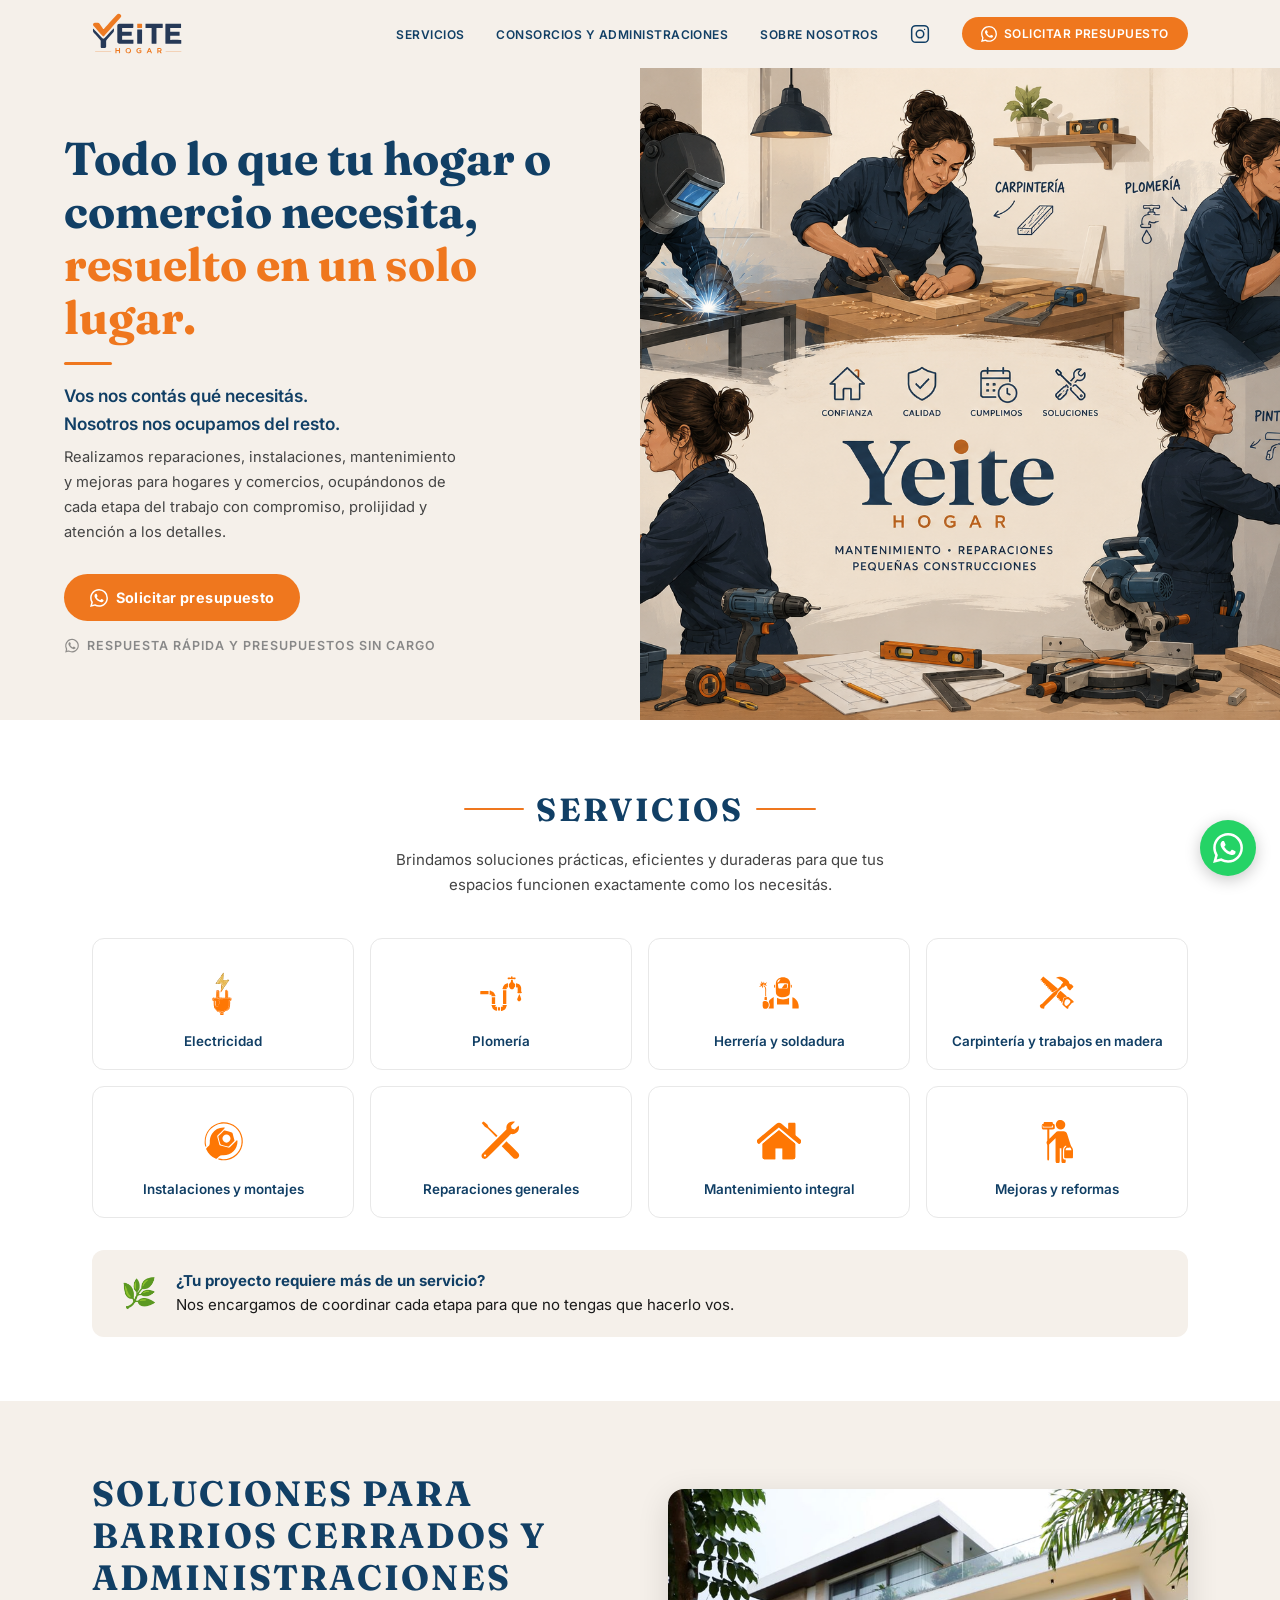
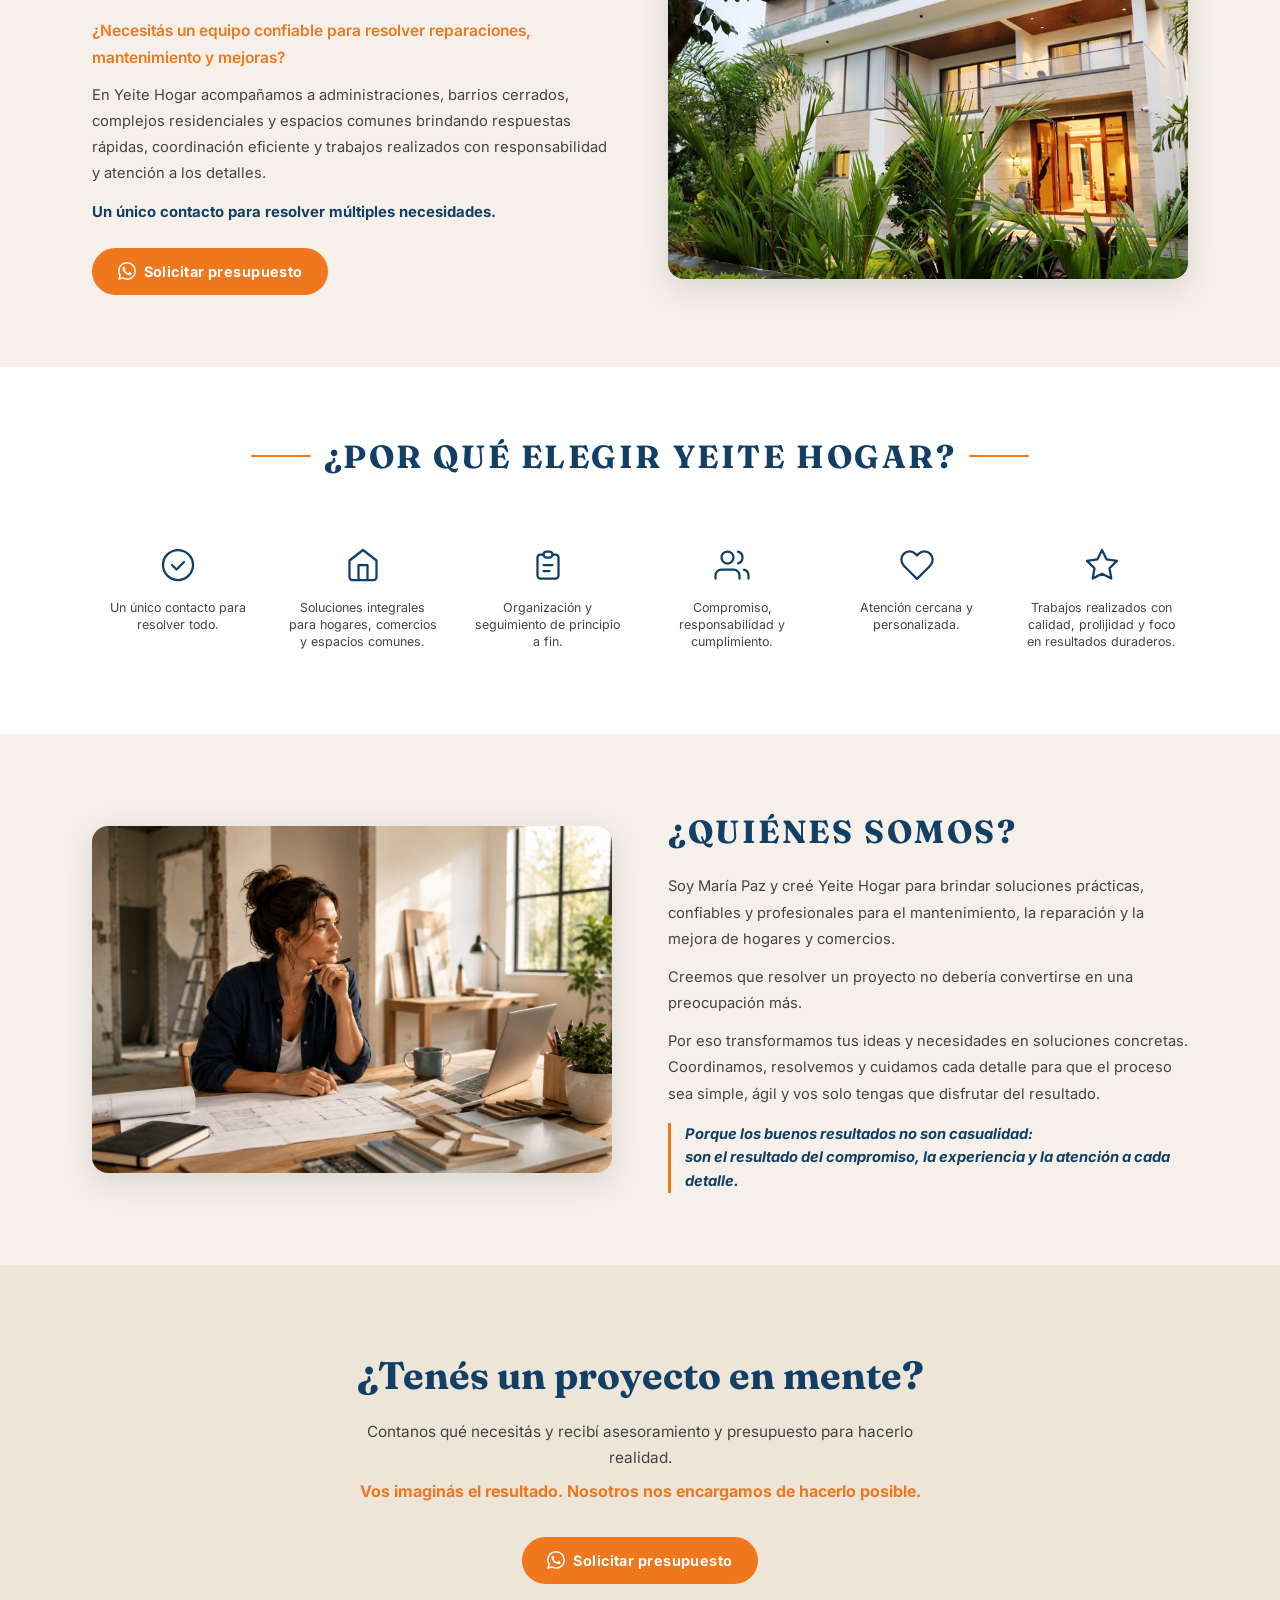
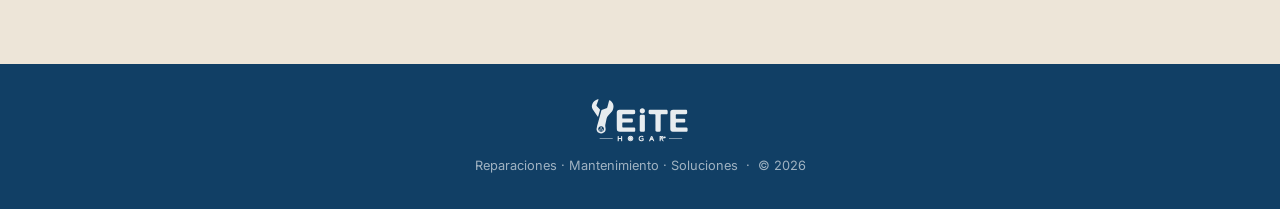
<file: index.html>
<!DOCTYPE html>
<html lang="es">
<head>
  <meta charset="UTF-8">
  <meta name="viewport" content="width=device-width, initial-scale=1.0">
  <title>Yeite Hogar – Hogar · Mantenimiento · Soluciones</title>
  <link rel="preconnect" href="https://fonts.googleapis.com">
  <link rel="preconnect" href="https://fonts.gstatic.com" crossorigin>
  <link href="https://fonts.googleapis.com/css2?family=Fraunces:ital,opsz,wght@0,9..144,400;0,9..144,700;1,9..144,400&family=Inter:wght@400;500;600;700&display=swap" rel="stylesheet">
  <link rel="icon" type="image/x-icon" href="assets/img/favicon.ico">
  <link rel="stylesheet" href="assets/css/styles.css">
</head>
<body>

  <!-- ── NAV ── -->
  <nav>
    <div class="nav-inner">
      <a class="nav-logo" href="#hero">
        <img src="assets/img/logo.svg" alt="Yeite Hogar">
      </a>
      <button class="nav-toggle" aria-label="Abrir menú" aria-expanded="false">
        <span></span><span></span><span></span>
      </button>
      <ul class="nav-links">
        <li><a href="#servicios">Servicios</a></li>
        <li><a href="#consorcios">Consorcios y administraciones</a></li>
        <li><a href="#quienes">Sobre nosotros</a></li>
         <li><a href="#">  <img src="assets/img/ico-instagram.svg" alt="Instagram" width="20px"></a></li>
        <li>
          <a href="https://wa.me/5491125984838?text=Hola%20Yeite%20Hogar%2C%20necesito%20un%20presupuesto." class="nav-cta" target="_blank" rel="noopener">
            <img src="assets/img/ico-whatsapp.svg" alt="">
            Solicitar presupuesto
          </a>
        </li>
      </ul>
    </div>
  </nav>

  <!-- ══════════════════════════════════════════════
       HERO
       ══════════════════════════════════════════════ -->
 <!--  <section id="hero">
   
    <div class="hero-img-wrap">
      <img src="assets/img/image0.png" alt="Interior de hogar moderno">
    </div>
  
    <div class="hero-inner">
      <div class="hero-text">
        <h1 class="hero-headline">
          Todo lo que tu hogar o comercio necesita,<br>
          <span class="accent">resuelto en un solo lugar.</span>
        </h1>
        <div class="hero-divider"></div>
        <p class="hero-lead">Vos nos contás qué necesitás.<br>Nosotros nos ocupamos del resto.</p>
        <p class="hero-sub">Realizamos reparaciones, instalaciones, mantenimiento y mejoras para hogares y comercios, ocupándonos de cada etapa del trabajo con compromiso, prolijidad y atención a los detalles.</p>
        <a href="https://wa.me/5491125984838?text=Hola%20Yeite%20Hogar%2C%20necesito%20un%20presupuesto." class="btn-orange" target="_blank" rel="noopener">
          <img src="assets/img/ico-whatsapp.svg" alt="">
          Solicitar presupuesto
        </a>
        <div class="hero-wa-note">
          <img src="assets/img/ico-whatsapp2.svg" alt="">
          Respuesta rápida y presupuestos sin cargo
        </div>
      </div>
    </div>
  </section> -->

    <section id="hero">
    <div class="hero-inner">
      <div class="hero-text">
        <h1 class="hero-headline">
          Todo lo que tu hogar o comercio necesita,<br>
          <span class="accent">resuelto en un solo lugar.</span>
        </h1>
        <div class="hero-divider"></div>
        <p class="hero-lead">Vos nos contás qué necesitás.<br>Nosotros nos ocupamos del resto.</p>
        <p class="hero-sub">Realizamos reparaciones, instalaciones, mantenimiento y mejoras para hogares y comercios, ocupándonos de cada etapa del trabajo con compromiso, prolijidad y atención a los detalles.</p>
        <a href="https://wa.me/5491125984838?text=Hola%20Yeite%20Hogar%2C%20necesito%20un%20presupuesto." class="btn-orange" target="_blank" rel="noopener">
          <img src="assets/img/ico-whatsapp.svg" alt="">
          Solicitar presupuesto
        </a>
        <div class="hero-wa-note">
          <img src="assets/img/ico-whatsapp2.svg" alt="">
          Respuesta rápida y presupuestos sin cargo
        </div>
      </div>
      <div class="hero-img-wrap">
        <img src="assets/img/image0.png" alt="Interior de hogar moderno">
      </div>
    </div>
  </section>

  <!-- ══════════════════════════════════════════════
       SERVICIOS
       ══════════════════════════════════════════════ -->
  <section id="servicios">
    <div class="wrap">
      <div class="section-header-center">
        <h2>Servicios</h2>
        <p>Brindamos soluciones prácticas, eficientes y duraderas para que tus espacios funcionen exactamente como los necesitás.</p>
      </div>

      <div class="servicios-grid-2">

        <div class="srv-card">
          <div class="srv-card-icon"><img src="assets/img/ico-electrico.svg" alt=""></div>
          <h3>Electricidad</h3>
        </div>

        <div class="srv-card">
          <div class="srv-card-icon"><img src="assets/img/ico-plomeria.svg" alt=""></div>
          <h3>Plomería</h3>
        </div>

        <div class="srv-card">
          <div class="srv-card-icon"><img src="assets/img/ico-herreria.svg" alt=""></div>
          <h3>Herrería y soldadura</h3>
        </div>

        <div class="srv-card">
          <div class="srv-card-icon"><img src="assets/img/ico-carpinteria.svg" alt=""></div>
          <h3>Carpintería y trabajos en madera</h3>
        </div>

        <div class="srv-card">
          <div class="srv-card-icon"><img src="assets/img/ico-muebles.svg" alt=""></div>
          <h3>Instalaciones y montajes</h3>
        </div>

        <div class="srv-card">
          <div class="srv-card-icon"><img src="assets/img/ico-accesorios.svg" alt=""></div>
          <h3>Reparaciones generales</h3>
        </div>

        <div class="srv-card">
          <div class="srv-card-icon"><img src="assets/img/ico-hogar.svg" alt=""></div>
          <h3>Mantenimiento integral</h3>
        </div>

        <div class="srv-card">
          <div class="srv-card-icon"><img src="assets/img/ico-pintura.svg" alt=""></div>
          <h3>Mejoras y reformas</h3>
        </div>

      </div>

      <div class="banner-cta">
        <div class="banner-cta-icon">🌿</div>
        <p><strong>¿Tu proyecto requiere más de un servicio?</strong><br>
        Nos encargamos de coordinar cada etapa para que no tengas que hacerlo vos.</p>
      </div>
    </div>
  </section>

  <!-- ══════════════════════════════════════════════
       CONSORCIOS Y ADMINISTRACIONES
       ══════════════════════════════════════════════ -->
  <section id="consorcios">
    <div class="consorcios-inner">
      <div class="consorcios-text">
        <h2>Soluciones para barrios cerrados y administraciones</h2>
        <p class="c-lead">¿Necesitás un equipo confiable para resolver reparaciones, mantenimiento y mejoras?</p>
        <p>En Yeite Hogar acompañamos a administraciones, barrios cerrados, complejos residenciales y espacios comunes brindando respuestas rápidas, coordinación eficiente y trabajos realizados con responsabilidad y atención a los detalles.</p>
        <p class="c-bold">Un único contacto para resolver múltiples necesidades.</p>
        <a href="https://wa.me/5491125984838?text=Hola%20Yeite%20Hogar%2C%20necesito%20un%20presupuesto." class="btn-orange" target="_blank" rel="noopener">
          <img src="assets/img/ico-whatsapp.svg" alt="">
          Solicitar presupuesto
        </a>
      </div>
      <div class="consorcios-img">
        <img src="assets/img/nosotros.png" alt="Barrio cerrado">
      </div>
    </div>
  </section>

  <!-- ══════════════════════════════════════════════
       POR QUÉ ELEGIRNOS
       ══════════════════════════════════════════════ -->
  <section id="porque">
    <div class="porque-inner">
      <div class="section-header-center">
        <h2>¿Por qué elegir Yeite Hogar?</h2>
      </div>
      <div class="porque-grid">

        <div class="porque-item">
          <div class="porque-item-icon">
            <svg viewBox="0 0 24 24"><circle cx="12" cy="12" r="10"/><path d="M8 12l3 3 5-5"/></svg>
          </div>
          <p>Un único contacto para resolver todo.</p>
        </div>

        <div class="porque-item">
          <div class="porque-item-icon">
            <svg viewBox="0 0 24 24"><path d="M3 9l9-7 9 7v11a2 2 0 01-2 2H5a2 2 0 01-2-2z"/><polyline points="9 22 9 12 15 12 15 22"/></svg>
          </div>
          <p>Soluciones integrales para hogares, comercios y espacios comunes.</p>
        </div>

        <div class="porque-item">
          <div class="porque-item-icon">
            <svg viewBox="0 0 24 24"><path d="M9 5H7a2 2 0 00-2 2v12a2 2 0 002 2h10a2 2 0 002-2V7a2 2 0 00-2-2h-2"/><rect x="9" y="3" width="6" height="4" rx="2"/><path d="M9 12h6M9 16h4"/></svg>
          </div>
          <p>Organización y seguimiento de principio a fin.</p>
        </div>

        <div class="porque-item">
          <div class="porque-item-icon">
            <svg viewBox="0 0 24 24"><path d="M17 21v-2a4 4 0 00-4-4H5a4 4 0 00-4 4v2"/><circle cx="9" cy="7" r="4"/><path d="M23 21v-2a4 4 0 00-3-3.87M16 3.13a4 4 0 010 7.75"/></svg>
          </div>
          <p>Compromiso, responsabilidad y cumplimiento.</p>
        </div>

        <div class="porque-item">
          <div class="porque-item-icon">
            <svg viewBox="0 0 24 24"><path d="M20.84 4.61a5.5 5.5 0 00-7.78 0L12 5.67l-1.06-1.06a5.5 5.5 0 00-7.78 7.78l1.06 1.06L12 21.23l7.78-7.78 1.06-1.06a5.5 5.5 0 000-7.78z"/></svg>
          </div>
          <p>Atención cercana y personalizada.</p>
        </div>

        <div class="porque-item">
          <div class="porque-item-icon">
            <svg viewBox="0 0 24 24"><polygon points="12 2 15.09 8.26 22 9.27 17 14.14 18.18 21.02 12 17.77 5.82 21.02 7 14.14 2 9.27 8.91 8.26 12 2"/></svg>
          </div>
          <p>Trabajos realizados con calidad, prolijidad y foco en resultados duraderos.</p>
        </div>

       <!--  <div class="porque-item">
          <div class="porque-item-icon">
            <svg viewBox="0 0 24 24"><path d="M12 22s8-4 8-10V5l-8-3-8 3v7c0 6 8 10 8 10z"/></svg>
          </div>
          <p>La tranquilidad de saber que tu proyecto está en manos de personas que realmente se ocupan.</p>
        </div> -->

      </div>
    </div>
  </section>

  <!-- ══════════════════════════════════════════════
       QUIÉNES SOMOS
       ══════════════════════════════════════════════ -->
  <section id="quienes">
    <div class="quienes-inner">
      <div class="quienes-img">
        <img src="assets/img/image1.png" alt="Equipo Yeite Hogar">
      </div>
      <div class="quienes-content">
        <h2>¿Quiénes somos?</h2>
        <p>Soy María Paz y creé Yeite Hogar para brindar soluciones prácticas, confiables y profesionales para el mantenimiento, la reparación y la mejora de hogares y comercios.</p>
        <p>Creemos que resolver un proyecto no debería convertirse en una preocupación más.</p>
        <p>Por eso transformamos tus ideas y necesidades en soluciones concretas. Coordinamos, resolvemos y cuidamos cada detalle para que el proceso sea simple, ágil y vos solo tengas que disfrutar del resultado.</p>
        <div class="q-bold">
          Porque los buenos resultados no son casualidad:<br>
          son el resultado del compromiso, la experiencia y la atención a cada detalle.
        </div>
      </div>
    </div>
  </section>

  <!-- ══════════════════════════════════════════════
       CTA FINAL
       ══════════════════════════════════════════════ -->
  <section id="cta-final">
    <div class="cta-final-inner">
      <h2>¿Tenés un proyecto en mente?</h2>
      <p class="cta-sub">Contanos qué necesitás y recibí asesoramiento y presupuesto para hacerlo realidad.</p>
      <span class="cta-accent">Vos imaginás el resultado. Nosotros nos encargamos de hacerlo posible.</span>
      <a href="https://wa.me/5491125984838?text=Hola%20Yeite%20Hogar%2C%20necesito%20un%20presupuesto." class="btn-orange" target="_blank" rel="noopener">
        <img src="assets/img/ico-whatsapp.svg" alt="">
        Solicitar presupuesto
      </a>
    </div>
  </section>

  <!-- ── FOOTER ── -->
  <footer>
    <img src="assets/img/logo_footer.svg" width="100" alt="Yeite Hogar">
    <p>Reparaciones · Mantenimiento · Soluciones &nbsp;·&nbsp; © 2026</p>
  </footer>

  <!-- ── WA Flotante ── -->
  <a class="wa-float" href="https://wa.me/5491125984838?text=Hola%20Yeite%20Hogar%2C%20necesito%20un%20presupuesto." target="_blank" rel="noopener" aria-label="Contactar por WhatsApp">
    <img src="assets/img/ico-whatsapp.svg" alt="">
  </a>

  <script>
    // Menú hamburguesa
    const toggle = document.querySelector('.nav-toggle');
    const links  = document.querySelector('.nav-links');
    toggle.addEventListener('click', () => {
      const open = links.classList.toggle('open');
      toggle.classList.toggle('open', open);
      toggle.setAttribute('aria-expanded', open);
    });
    links.querySelectorAll('a').forEach(a => {
      a.addEventListener('click', () => {
        links.classList.remove('open');
        toggle.classList.remove('open');
        toggle.setAttribute('aria-expanded', false);
      });
    });

    // Nav: transparente en hero → blanco al hacer scroll
    const nav = document.querySelector('nav');
    const updateNav = () => {
      nav.classList.toggle('scrolled', window.scrollY > 40);
    };
    window.addEventListener('scroll', updateNav, { passive: true });
    updateNav();
  </script>

</body>
</html>
</file>
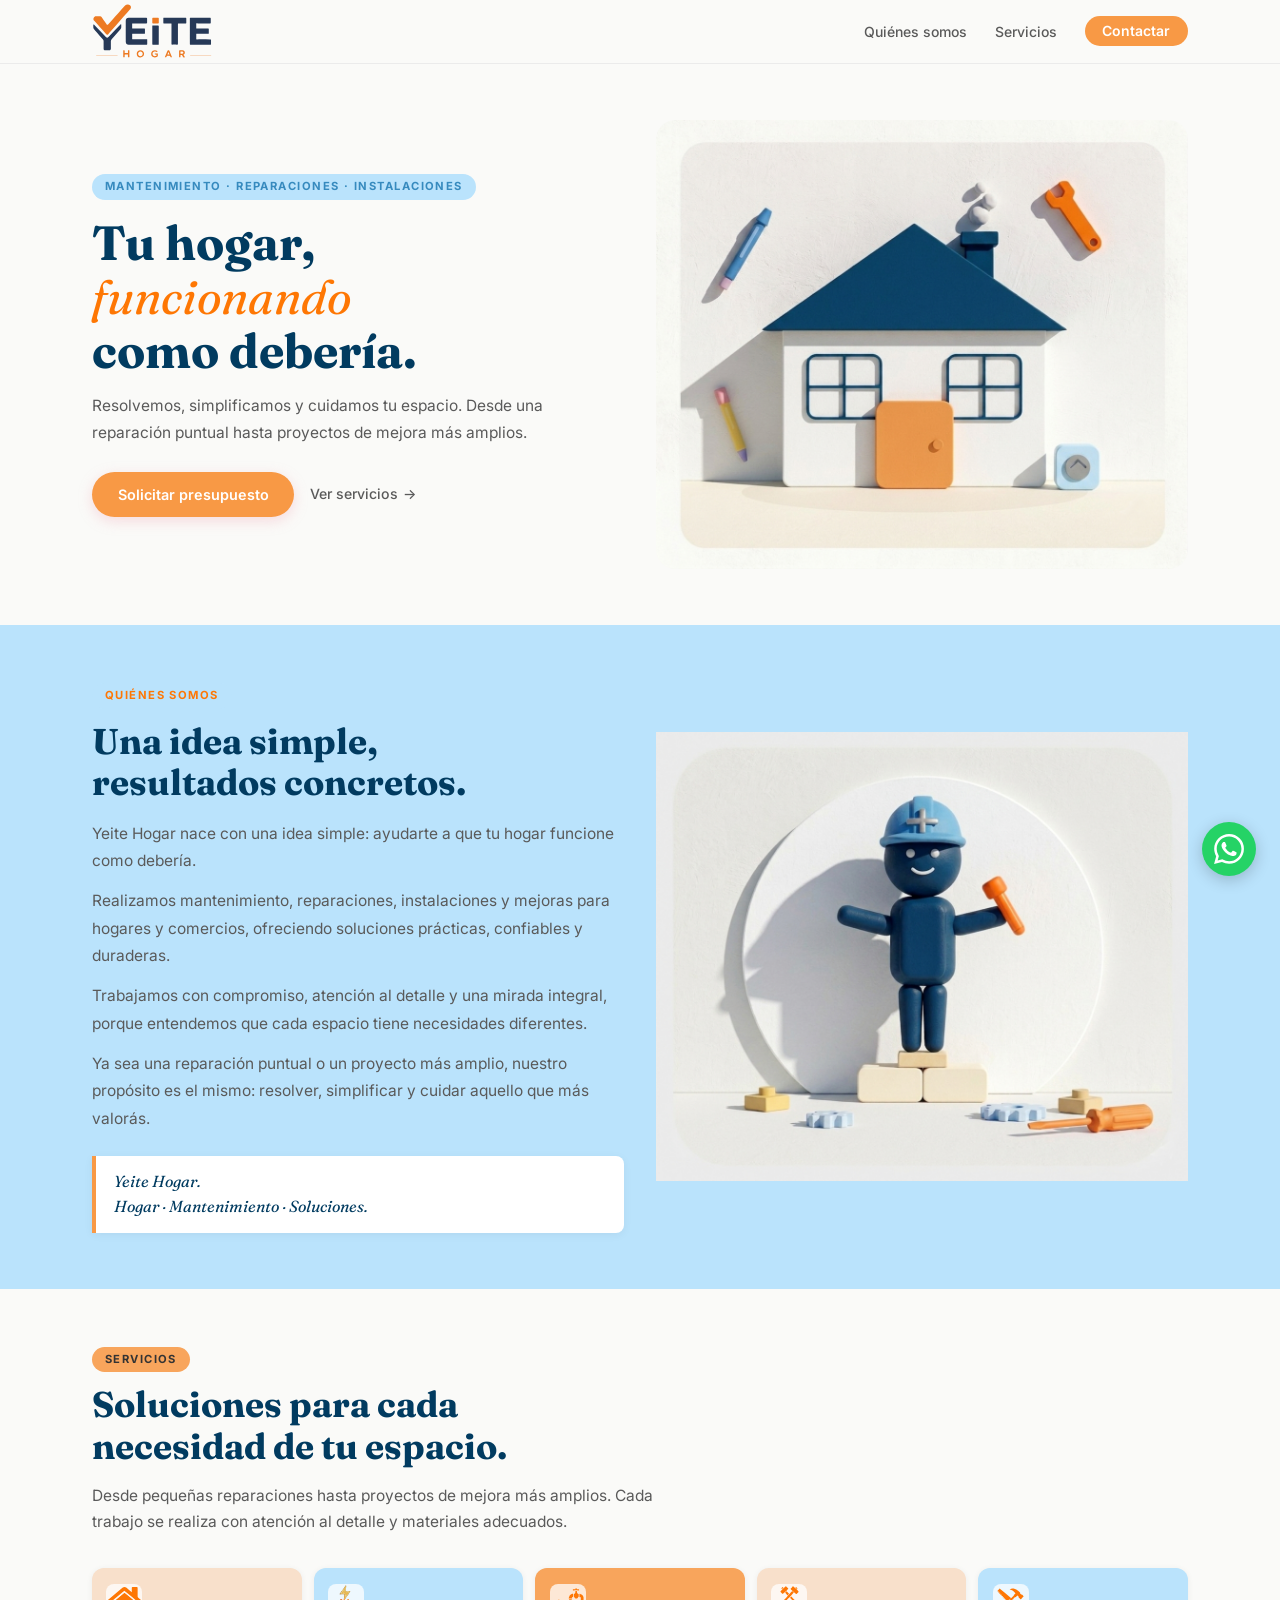
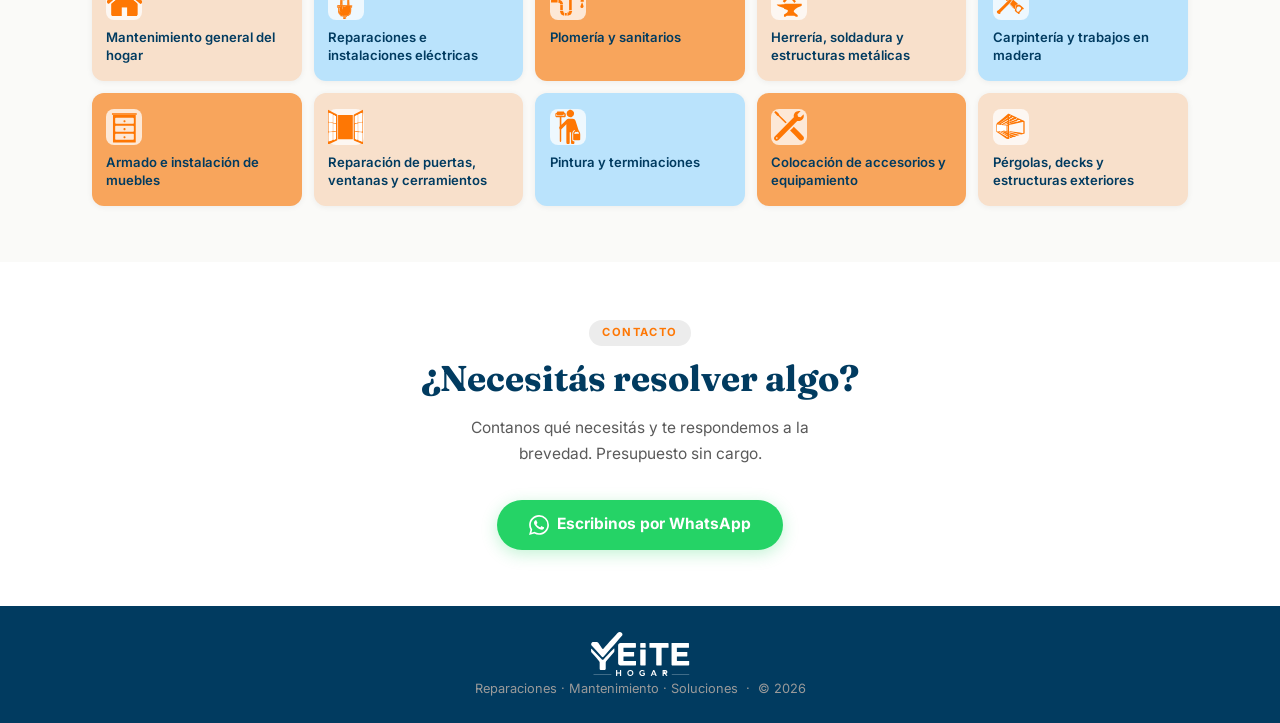
<file: viejo/index.html>
<!DOCTYPE html>
<html lang="es">
<head>
  <meta charset="UTF-8">
  <meta name="viewport" content="width=device-width, initial-scale=1.0">
  <title>Yeite Hogar – Hogar · Mantenimiento · Soluciones</title>
  <link rel="preconnect" href="https://fonts.googleapis.com">
  <link rel="preconnect" href="https://fonts.gstatic.com" crossorigin>
  <link href="https://fonts.googleapis.com/css2?family=Fraunces:ital,opsz,wght@0,9..144,300;0,9..144,700;1,9..144,400&family=Inter:wght@400;500;600&display=swap" rel="stylesheet">
  <link rel="stylesheet" href="assets/css/styles.css">
  <link rel="icon" type="image/x-icon" href="assets/img/favicon.ico">
</head>
<body>
  

  <!-- ── Nav ────────────────────────────────────── -->
  <nav>
    <div class="nav-inner">
      <a class="nav-logo" href="#hero"><img src="assets/img/logo.svg" width="120" height="auto" alt=""></a>
      <button class="nav-toggle" aria-label="Abrir menú" aria-expanded="false">
        <span></span><span></span><span></span>
      </button>
      <ul class="nav-links">
        <li><a href="#quienes">Quiénes somos</a></li>
        <li><a href="#servicios">Servicios</a></li>
        <li><a href="#contacto" class="nav-cta">Contactar</a></li>
      </ul>
    </div>
  </nav>

  <!-- ── Hero ───────────────────────────────────── -->
  <section id="hero">
    <div class="hero-box">
      <div class="hero-text">
        <span class="hero-eyebrow">Mantenimiento · Reparaciones · Instalaciones</span>
        <h1 class="hero-headline">
          Tu hogar,<br>
          <em>funcionando</em><br>
          como debería.
        </h1>
        <p class="hero-sub">
          Resolvemos, simplificamos y cuidamos tu espacio.
          Desde una reparación puntual hasta proyectos de mejora más amplios.
        </p>
        <div class="hero-actions">
          <a href="#contacto" class="btn-primary">Solicitar presupuesto</a>
          <a href="#servicios" class="btn-ghost">Ver servicios</a>
        </div>
      </div>
      <div class="hero-visual">
        <img src="assets/img/hero.png" alt="Ilustración de una casa con herramientas" >
      </div>
    </div>
  </section>

  <!-- ── Quiénes somos ──────────────────────────── -->
  <section id="quienes">
    <div class="quienes-box">
      <div class="quienes-text">
        <span class="section-pill lav">Quiénes somos</span>
        <h2 class="section-title">Una idea simple,<br>resultados concretos.</h2>
        <p>Yeite Hogar nace con una idea simple: ayudarte a que tu hogar funcione como debería.</p>
        <p>Realizamos mantenimiento, reparaciones, instalaciones y mejoras para hogares y comercios, ofreciendo soluciones prácticas, confiables y duraderas.</p>
        <p>Trabajamos con compromiso, atención al detalle y una mirada integral, porque entendemos que cada espacio tiene necesidades diferentes.</p>
        <p>Ya sea una reparación puntual o un proyecto más amplio, nuestro propósito es el mismo: resolver, simplificar y cuidar aquello que más valorás.</p>
        <div class="quienes-tagline">
          Yeite Hogar.<br>Hogar · Mantenimiento · Soluciones.
        </div>
      </div>
      <div class="quienes-visual">
        <img src="assets/img/nosotros.png" alt="Persona trabajando con herramientas" >
      </div>
    </div>
  </section>

  <!-- ── Servicios ──────────────────────────────── -->
  <section id="servicios">
    <div class="servicios-box">
      <div class="servicios-intro">
        <span class="section-pill">Servicios</span>
        <h2 class="section-title">Soluciones para cada<br>necesidad de tu espacio.</h2>
        <p>Desde pequeñas reparaciones hasta proyectos de mejora más amplios. Cada trabajo se realiza con atención al detalle y materiales adecuados.</p>
      </div>

      <div class="servicios-grid">

        <div class="servicio-card">
          <div class="servicio-icon"><img src="assets/img/ico-hogar.svg" alt=""></div>
          <h3>Mantenimiento general del hogar</h3>
        </div>

        <div class="servicio-card">
          <div class="servicio-icon"><img src="assets/img/ico-electrico.svg" alt=""></div>
          <h3>Reparaciones e instalaciones eléctricas</h3>
        </div>

        <div class="servicio-card">
          <div class="servicio-icon"><img src="assets/img/ico-plomeria.svg" alt=""></div>
          <h3>Plomería y sanitarios</h3>
        </div>

        <div class="servicio-card">
          <div class="servicio-icon"><img src="assets/img/ico-herreria.svg" alt=""></div>
          <h3>Herrería, soldadura y estructuras metálicas</h3>
        </div>

        <div class="servicio-card">
          <div class="servicio-icon"><img src="assets/img/ico-carpinteria.svg" alt=""></div>
          <h3>Carpintería y trabajos en madera</h3>
        </div>

        <div class="servicio-card">
          <div class="servicio-icon"><img src="assets/img/ico-muebles.svg" alt=""></div>
          <h3>Armado e instalación de muebles</h3>
        </div>

        <div class="servicio-card">
          <div class="servicio-icon"><img src="assets/img/ico-ventanas.svg" alt=""></div>
          <h3>Reparación de puertas, ventanas y cerramientos</h3>
        </div>

        <div class="servicio-card">
          <div class="servicio-icon"><img src="assets/img/ico-pintura.svg" alt=""></div>
          <h3>Pintura y terminaciones</h3>
        </div>

        <div class="servicio-card">
          <div class="servicio-icon"><img src="assets/img/ico-accesorios.svg" alt=""></div>
          <h3>Colocación de accesorios y equipamiento</h3>
        </div>

        <div class="servicio-card">
          <div class="servicio-icon"><img src="assets/img/ico-pergola.svg" alt=""></div>
          <h3>Pérgolas, decks y estructuras exteriores</h3>
        </div>

      </div>
    </div>
  </section>

  <!-- ── Contacto ───────────────────────────────── -->
  <section id="contacto">
    <div class="contacto-box">
      <span class="section-pill rose">Contacto</span>
      <h2 class="section-title">¿Necesitás resolver algo?</h2>
      <p class="contacto-sub">Contanos qué necesitás y te respondemos a la brevedad. Presupuesto sin cargo.</p>
      <a href="https://wa.me/5491125984838?text=Hola%20Yeite Hogar%2C%20necesito%20un%20presupuesto." class="btn-wa" target="_blank" rel="noopener">
        <img src="assets/img/ico-whatsapp.svg" alt="">
        Escribinos por WhatsApp
      </a>
    </div>
  </section>

  <!-- ── Footer ─────────────────────────────────── -->
  <footer>
    <img src="assets/img/logo_footer.svg" width="100" style="margin: auto;">
    <p> Reparaciones · Mantenimiento · Soluciones &nbsp;·&nbsp; © 2026</p>
  </footer>

  <!-- ── Botón WhatsApp flotante ────────────────── -->
  <a class="wa-float" href="https://wa.me/5491125984838?text=Hola%20Yeite Hogar%2C%20necesito%20un%20presupuesto." target="_blank" rel="noopener" aria-label="Contactar por WhatsApp">
    <img src="assets/img/ico-whatsapp.svg" alt="">
  </a>

  <script>
    const toggle = document.querySelector('.nav-toggle');
    const links  = document.querySelector('.nav-links');
    toggle.addEventListener('click', () => {
      const open = links.classList.toggle('open');
      toggle.classList.toggle('open', open);
      toggle.setAttribute('aria-expanded', open);
    });
    links.querySelectorAll('a').forEach(a => {
      a.addEventListener('click', () => {
        links.classList.remove('open');
        toggle.classList.remove('open');
        toggle.setAttribute('aria-expanded', false);
      });
    });
  </script>

</body>
</html>
</file>
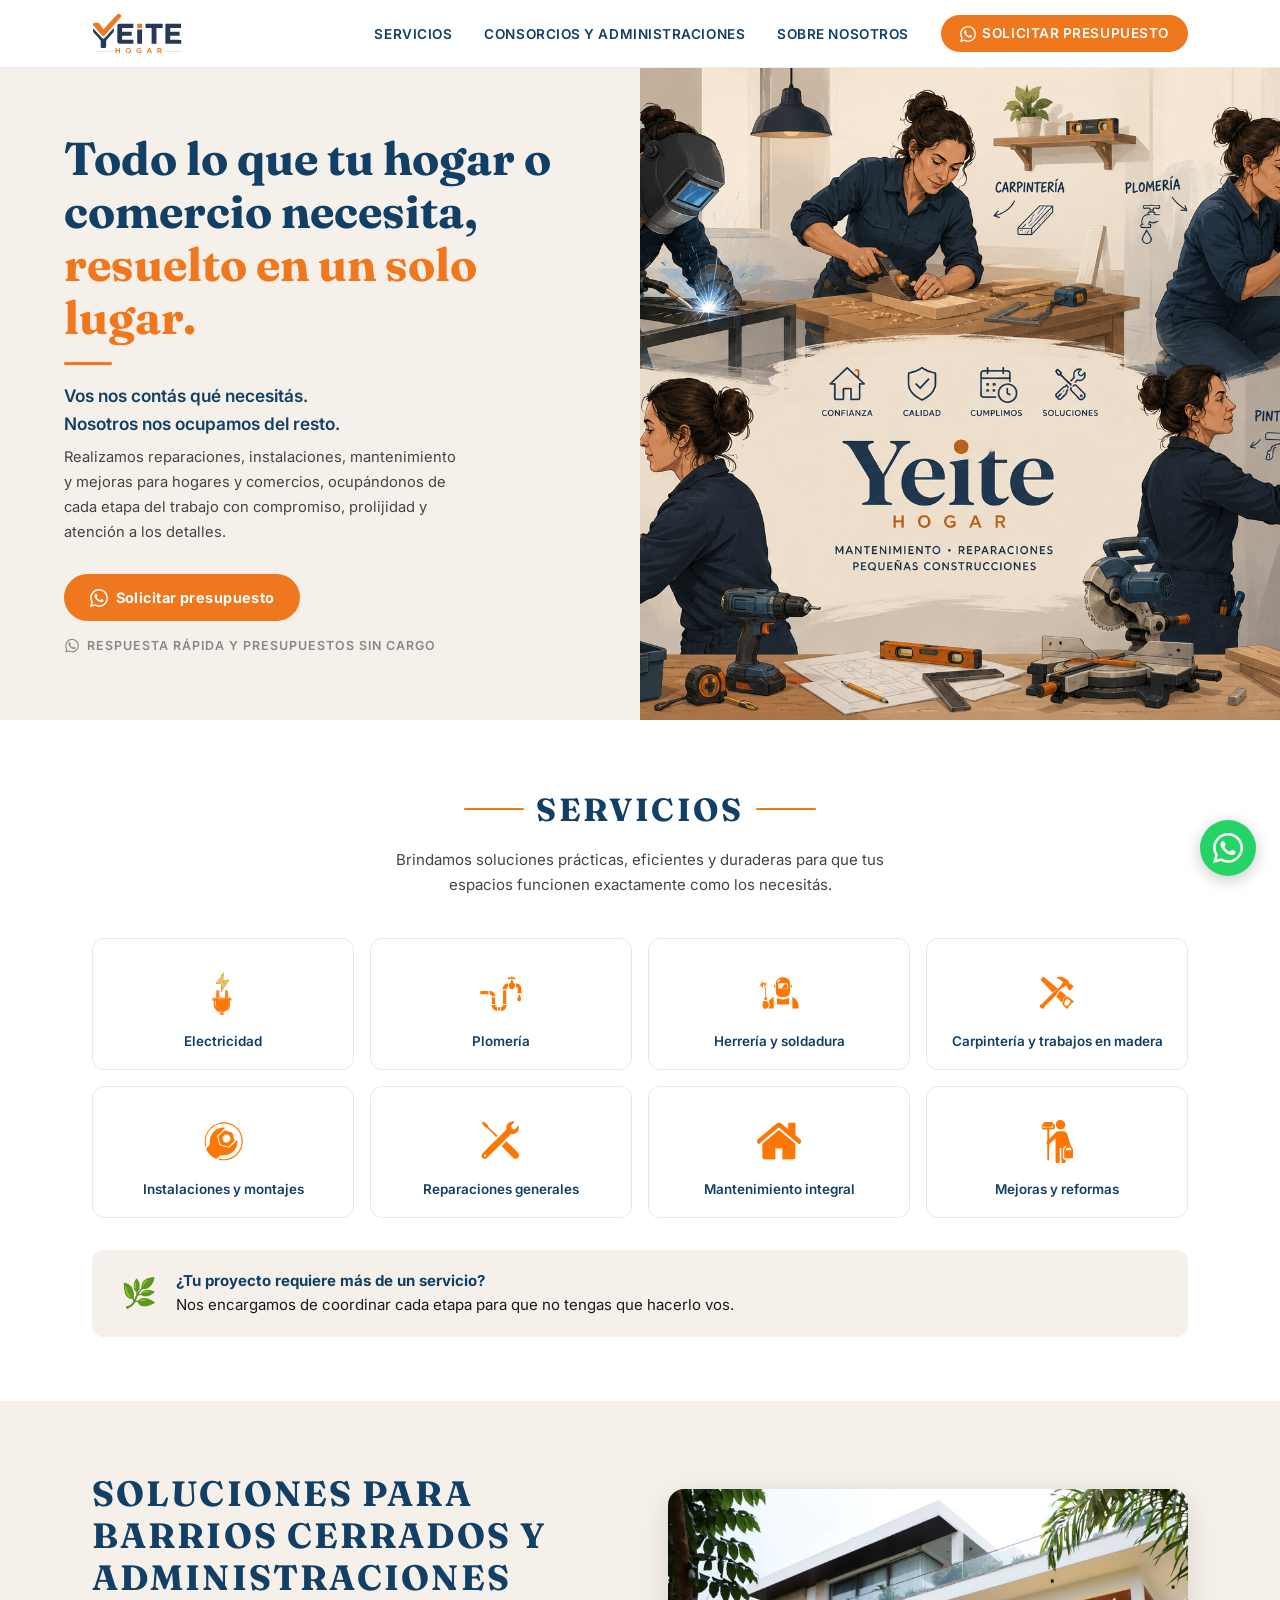
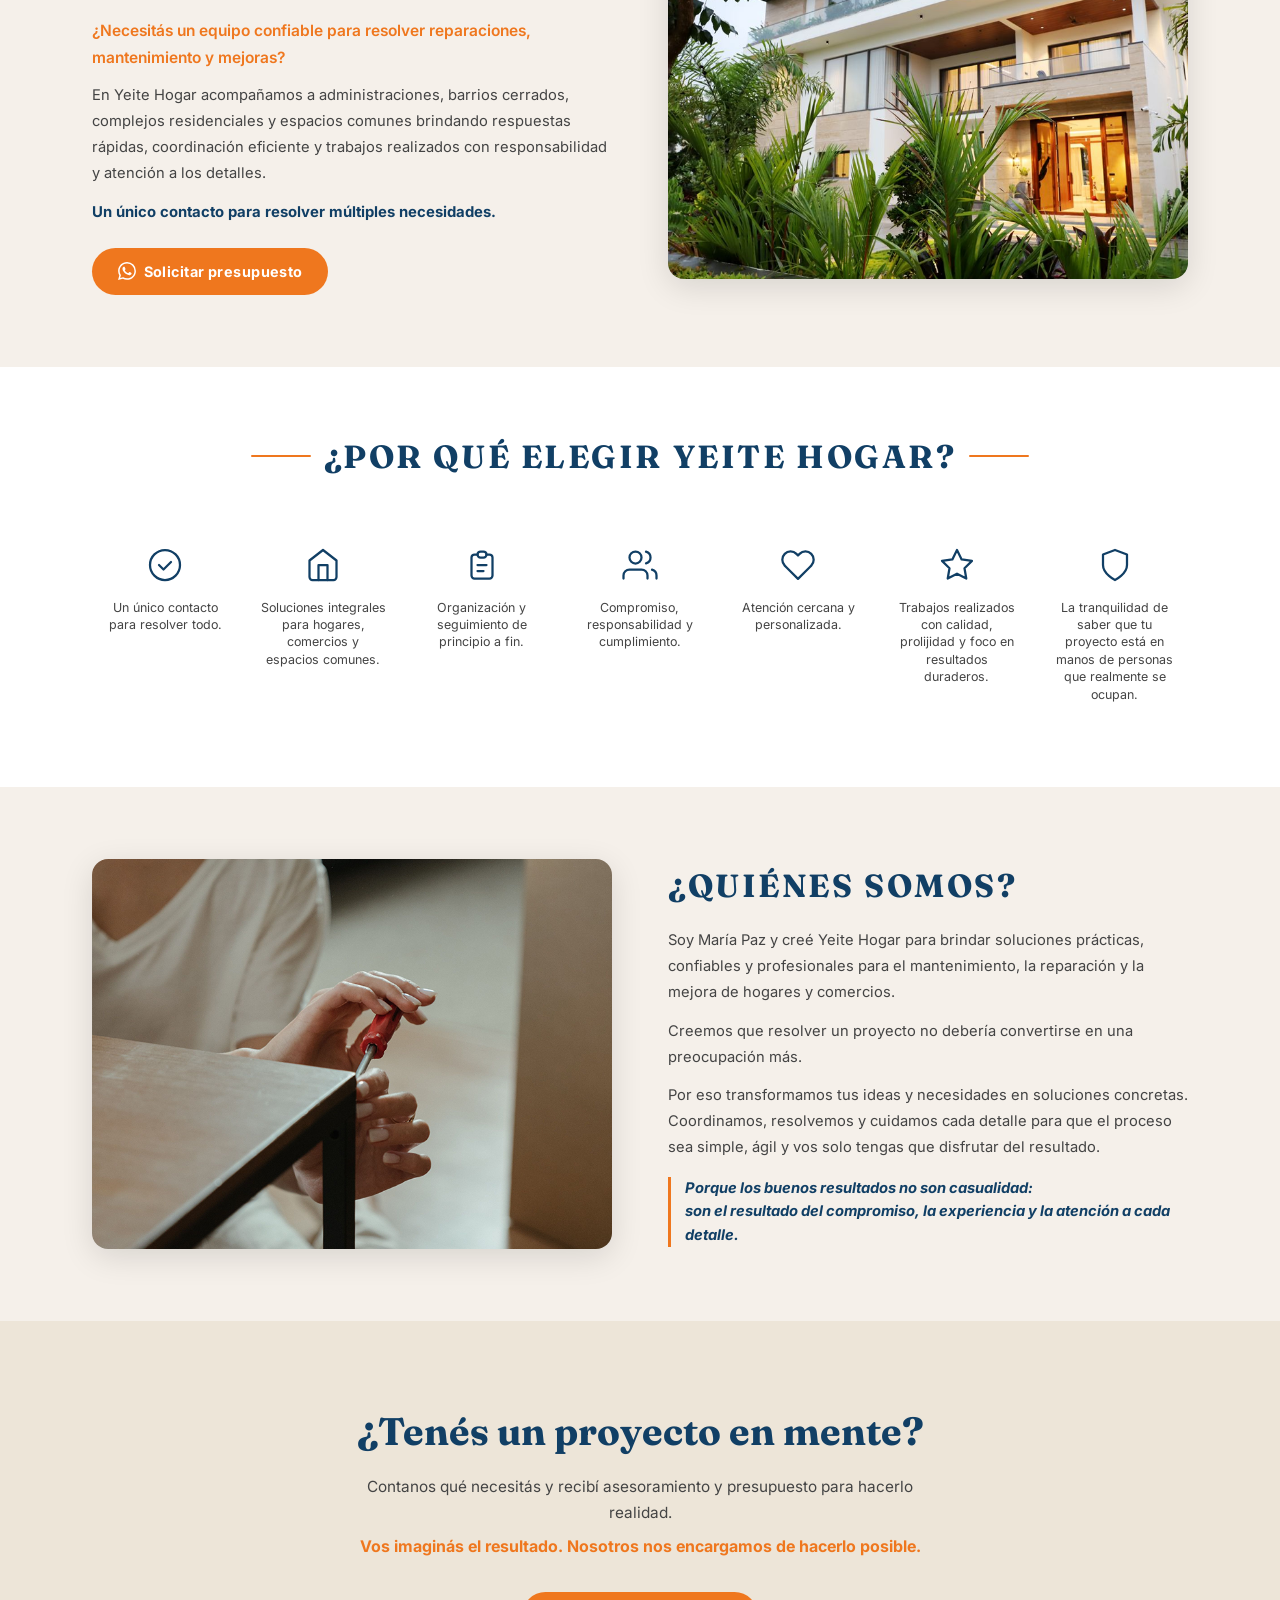
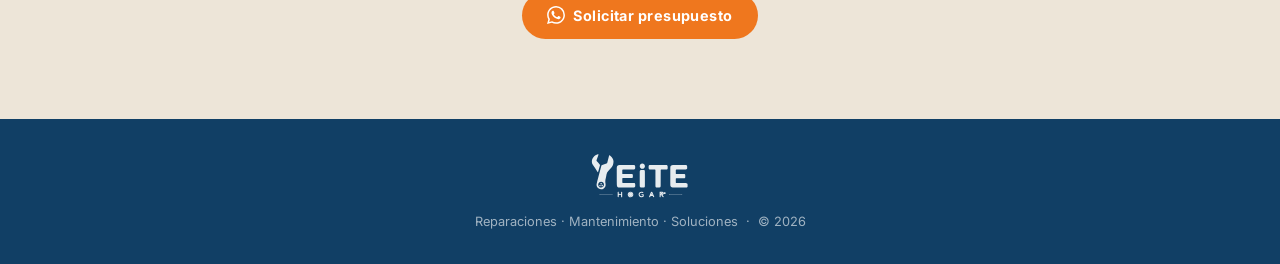
<file: index1.html>
<!DOCTYPE html>
<html lang="es">
<head>
  <meta charset="UTF-8">
  <meta name="viewport" content="width=device-width, initial-scale=1.0">
  <title>Yeite Hogar – Hogar · Mantenimiento · Soluciones</title>
  <link rel="preconnect" href="https://fonts.googleapis.com">
  <link rel="preconnect" href="https://fonts.gstatic.com" crossorigin>
  <link href="https://fonts.googleapis.com/css2?family=Fraunces:ital,opsz,wght@0,9..144,400;0,9..144,700;1,9..144,400&family=Inter:wght@400;500;600;700&display=swap" rel="stylesheet">
  <link rel="icon" type="image/x-icon" href="assets/img/favicon.ico">
  <link rel="stylesheet" href="assets/css/styles1.css">
</head>
<body>

  <!-- ── NAV ── -->
  <nav>
    <div class="nav-inner">
      <a class="nav-logo" href="#hero">
        <img src="assets/img/logo.svg" alt="Yeite Hogar">
      </a>
      <button class="nav-toggle" aria-label="Abrir menú" aria-expanded="false">
        <span></span><span></span><span></span>
      </button>
      <ul class="nav-links">
        <li><a href="#servicios">Servicios</a></li>
        <li><a href="#consorcios">Consorcios y administraciones</a></li>
        <li><a href="#quienes">Sobre nosotros</a></li>
        <li>
          <a href="https://wa.me/5491125984838?text=Hola%20Yeite%20Hogar%2C%20necesito%20un%20presupuesto." class="nav-cta" target="_blank" rel="noopener">
            <img src="assets/img/ico-whatsapp.svg" alt="">
            Solicitar presupuesto
          </a>
        </li>
      </ul>
    </div>
  </nav>

  <!-- ══════════════════════════════════════════════
       HERO
       ══════════════════════════════════════════════ -->
  <section id="hero">
    <div class="hero-inner">
      <div class="hero-text">
        <h1 class="hero-headline">
          Todo lo que tu hogar o comercio necesita,<br>
          <span class="accent">resuelto en un solo lugar.</span>
        </h1>
        <div class="hero-divider"></div>
        <p class="hero-lead">Vos nos contás qué necesitás.<br>Nosotros nos ocupamos del resto.</p>
        <p class="hero-sub">Realizamos reparaciones, instalaciones, mantenimiento y mejoras para hogares y comercios, ocupándonos de cada etapa del trabajo con compromiso, prolijidad y atención a los detalles.</p>
        <a href="https://wa.me/5491125984838?text=Hola%20Yeite%20Hogar%2C%20necesito%20un%20presupuesto." class="btn-orange" target="_blank" rel="noopener">
          <img src="assets/img/ico-whatsapp.svg" alt="">
          Solicitar presupuesto
        </a>
        <div class="hero-wa-note">
          <img src="assets/img/ico-whatsapp2.svg" alt="">
          Respuesta rápida y presupuestos sin cargo
        </div>
      </div>
      <div class="hero-img-wrap">
        <img src="assets/img/image0.png" alt="Interior de hogar moderno">
      </div>
    </div>
  </section>

  <!-- ══════════════════════════════════════════════
       SERVICIOS
       ══════════════════════════════════════════════ -->
  <section id="servicios">
    <div class="wrap">
      <div class="section-header-center">
        <h2>Servicios</h2>
        <p>Brindamos soluciones prácticas, eficientes y duraderas para que tus espacios funcionen exactamente como los necesitás.</p>
      </div>

      <div class="servicios-grid-2">

        <div class="srv-card">
          <div class="srv-card-icon"><img src="assets/img/ico-electrico.svg" alt=""></div>
          <h3>Electricidad</h3>
        </div>

        <div class="srv-card">
          <div class="srv-card-icon"><img src="assets/img/ico-plomeria.svg" alt=""></div>
          <h3>Plomería</h3>
        </div>

        <div class="srv-card">
          <div class="srv-card-icon"><img src="assets/img/ico-herreria.svg" alt=""></div>
          <h3>Herrería y soldadura</h3>
        </div>

        <div class="srv-card">
          <div class="srv-card-icon"><img src="assets/img/ico-carpinteria.svg" alt=""></div>
          <h3>Carpintería y trabajos en madera</h3>
        </div>

        <div class="srv-card">
          <div class="srv-card-icon"><img src="assets/img/ico-muebles.svg" alt=""></div>
          <h3>Instalaciones y montajes</h3>
        </div>

        <div class="srv-card">
          <div class="srv-card-icon"><img src="assets/img/ico-accesorios.svg" alt=""></div>
          <h3>Reparaciones generales</h3>
        </div>

        <div class="srv-card">
          <div class="srv-card-icon"><img src="assets/img/ico-hogar.svg" alt=""></div>
          <h3>Mantenimiento integral</h3>
        </div>

        <div class="srv-card">
          <div class="srv-card-icon"><img src="assets/img/ico-pintura.svg" alt=""></div>
          <h3>Mejoras y reformas</h3>
        </div>

      </div>

      <div class="banner-cta">
        <div class="banner-cta-icon">🌿</div>
        <p><strong>¿Tu proyecto requiere más de un servicio?</strong><br>
        Nos encargamos de coordinar cada etapa para que no tengas que hacerlo vos.</p>
      </div>
    </div>
  </section>

  <!-- ══════════════════════════════════════════════
       CONSORCIOS Y ADMINISTRACIONES
       ══════════════════════════════════════════════ -->
  <section id="consorcios">
    <div class="consorcios-inner">
      <div class="consorcios-text">
        <h2>Soluciones para barrios cerrados y administraciones</h2>
        <p class="c-lead">¿Necesitás un equipo confiable para resolver reparaciones, mantenimiento y mejoras?</p>
        <p>En Yeite Hogar acompañamos a administraciones, barrios cerrados, complejos residenciales y espacios comunes brindando respuestas rápidas, coordinación eficiente y trabajos realizados con responsabilidad y atención a los detalles.</p>
        <p class="c-bold">Un único contacto para resolver múltiples necesidades.</p>
        <a href="https://wa.me/5491125984838?text=Hola%20Yeite%20Hogar%2C%20necesito%20un%20presupuesto." class="btn-orange" target="_blank" rel="noopener">
          <img src="assets/img/ico-whatsapp.svg" alt="">
          Solicitar presupuesto
        </a>
      </div>
      <div class="consorcios-img">
        <img src="assets/img/nosotros.png" alt="Barrio cerrado">
      </div>
    </div>
  </section>

  <!-- ══════════════════════════════════════════════
       POR QUÉ ELEGIRNOS
       ══════════════════════════════════════════════ -->
  <section id="porque">
    <div class="porque-inner">
      <div class="section-header-center">
        <h2>¿Por qué elegir Yeite Hogar?</h2>
      </div>
      <div class="porque-grid">

        <div class="porque-item">
          <div class="porque-item-icon">
            <svg viewBox="0 0 24 24"><circle cx="12" cy="12" r="10"/><path d="M8 12l3 3 5-5"/></svg>
          </div>
          <p>Un único contacto para resolver todo.</p>
        </div>

        <div class="porque-item">
          <div class="porque-item-icon">
            <svg viewBox="0 0 24 24"><path d="M3 9l9-7 9 7v11a2 2 0 01-2 2H5a2 2 0 01-2-2z"/><polyline points="9 22 9 12 15 12 15 22"/></svg>
          </div>
          <p>Soluciones integrales para hogares, comercios y espacios comunes.</p>
        </div>

        <div class="porque-item">
          <div class="porque-item-icon">
            <svg viewBox="0 0 24 24"><path d="M9 5H7a2 2 0 00-2 2v12a2 2 0 002 2h10a2 2 0 002-2V7a2 2 0 00-2-2h-2"/><rect x="9" y="3" width="6" height="4" rx="2"/><path d="M9 12h6M9 16h4"/></svg>
          </div>
          <p>Organización y seguimiento de principio a fin.</p>
        </div>

        <div class="porque-item">
          <div class="porque-item-icon">
            <svg viewBox="0 0 24 24"><path d="M17 21v-2a4 4 0 00-4-4H5a4 4 0 00-4 4v2"/><circle cx="9" cy="7" r="4"/><path d="M23 21v-2a4 4 0 00-3-3.87M16 3.13a4 4 0 010 7.75"/></svg>
          </div>
          <p>Compromiso, responsabilidad y cumplimiento.</p>
        </div>

        <div class="porque-item">
          <div class="porque-item-icon">
            <svg viewBox="0 0 24 24"><path d="M20.84 4.61a5.5 5.5 0 00-7.78 0L12 5.67l-1.06-1.06a5.5 5.5 0 00-7.78 7.78l1.06 1.06L12 21.23l7.78-7.78 1.06-1.06a5.5 5.5 0 000-7.78z"/></svg>
          </div>
          <p>Atención cercana y personalizada.</p>
        </div>

        <div class="porque-item">
          <div class="porque-item-icon">
            <svg viewBox="0 0 24 24"><polygon points="12 2 15.09 8.26 22 9.27 17 14.14 18.18 21.02 12 17.77 5.82 21.02 7 14.14 2 9.27 8.91 8.26 12 2"/></svg>
          </div>
          <p>Trabajos realizados con calidad, prolijidad y foco en resultados duraderos.</p>
        </div>

        <div class="porque-item">
          <div class="porque-item-icon">
            <svg viewBox="0 0 24 24"><path d="M12 22s8-4 8-10V5l-8-3-8 3v7c0 6 8 10 8 10z"/></svg>
          </div>
          <p>La tranquilidad de saber que tu proyecto está en manos de personas que realmente se ocupan.</p>
        </div>

      </div>
    </div>
  </section>

  <!-- ══════════════════════════════════════════════
       QUIÉNES SOMOS
       ══════════════════════════════════════════════ -->
  <section id="quienes">
    <div class="quienes-inner">
      <div class="quienes-img">
        <img src="assets/img/nosotros2.png" alt="Equipo Yeite Hogar">
      </div>
      <div class="quienes-content">
        <h2>¿Quiénes somos?</h2>
        <p>Soy María Paz y creé Yeite Hogar para brindar soluciones prácticas, confiables y profesionales para el mantenimiento, la reparación y la mejora de hogares y comercios.</p>
        <p>Creemos que resolver un proyecto no debería convertirse en una preocupación más.</p>
        <p>Por eso transformamos tus ideas y necesidades en soluciones concretas. Coordinamos, resolvemos y cuidamos cada detalle para que el proceso sea simple, ágil y vos solo tengas que disfrutar del resultado.</p>
        <div class="q-bold">
          Porque los buenos resultados no son casualidad:<br>
          son el resultado del compromiso, la experiencia y la atención a cada detalle.
        </div>
      </div>
    </div>
  </section>

  <!-- ══════════════════════════════════════════════
       CTA FINAL
       ══════════════════════════════════════════════ -->
  <section id="cta-final">
    <div class="cta-final-inner">
      <h2>¿Tenés un proyecto en mente?</h2>
      <p class="cta-sub">Contanos qué necesitás y recibí asesoramiento y presupuesto para hacerlo realidad.</p>
      <span class="cta-accent">Vos imaginás el resultado. Nosotros nos encargamos de hacerlo posible.</span>
      <a href="https://wa.me/5491125984838?text=Hola%20Yeite%20Hogar%2C%20necesito%20un%20presupuesto." class="btn-orange" target="_blank" rel="noopener">
        <img src="assets/img/ico-whatsapp.svg" alt="">
        Solicitar presupuesto
      </a>
    </div>
  </section>

  <!-- ── FOOTER ── -->
  <footer>
    <img src="assets/img/logo_footer.svg" width="100" alt="Yeite Hogar">
    <p>Reparaciones · Mantenimiento · Soluciones &nbsp;·&nbsp; © 2026</p>
  </footer>

  <!-- ── WA Flotante ── -->
  <a class="wa-float" href="https://wa.me/5491125984838?text=Hola%20Yeite%20Hogar%2C%20necesito%20un%20presupuesto." target="_blank" rel="noopener" aria-label="Contactar por WhatsApp">
    <img src="assets/img/ico-whatsapp.svg" alt="">
  </a>

  <script>
    const toggle = document.querySelector('.nav-toggle');
    const links  = document.querySelector('.nav-links');
    toggle.addEventListener('click', () => {
      const open = links.classList.toggle('open');
      toggle.classList.toggle('open', open);
      toggle.setAttribute('aria-expanded', open);
    });
    links.querySelectorAll('a').forEach(a => {
      a.addEventListener('click', () => {
        links.classList.remove('open');
        toggle.classList.remove('open');
        toggle.setAttribute('aria-expanded', false);
      });
    });
  </script>

</body>
</html>
</file>
<file: assets/css/styles.css>
*, *::before, *::after { box-sizing: border-box; margin: 0; padding: 0; }

    :root {
      --navy:    #113F65;
      --orange:  #EF771E;
      --cream:   #F5F0EA;
      --cream2:  #EDE5D8;
      --white:   #FFFFFF;
      --ink:     #1A1A1A;
      --ink2:    #444444;
      --muted:   #888888;
      --max-w:   1160px;
    }

    html { scroll-behavior: smooth; }
    body { font-family: 'Inter', sans-serif; color: var(--ink); background: var(--white); font-size: 16px; line-height: 1.6; }
    img { display: block; max-width: 100%; }
    a { text-decoration: none; }

    .wrap { max-width: var(--max-w); margin: 0 auto; padding: 0 2rem; }

    /* ── Botones ── */
    .btn-orange {
      display: inline-flex; align-items: center; gap: .5rem;
      background: var(--orange); color: var(--white);
      font-weight: 700; font-size: .9rem; letter-spacing: .03em;
      padding: .75rem 1.6rem; border-radius: 50px;
      transition: background .2s; white-space: nowrap;
    }
    .btn-orange:hover { background: #d4660f; }
    .btn-orange img { width: 18px; height: 18px; }

    .btn-outline {
      display: inline-flex; align-items: center; gap: .5rem;
      border: 2px solid var(--navy); color: var(--navy);
      font-weight: 600; font-size: .9rem;
      padding: .65rem 1.4rem; border-radius: 50px;
      transition: background .2s, color .2s;
    }
    .btn-outline:hover { background: var(--navy); color: var(--white); }

    /* ── NAV ── */
    nav {
      position: fixed; top: 0; left: 0; right: 0; z-index: 100;
      background: transparent;
      border-bottom: 1px solid transparent;
      height: 68px;
      transition: background .35s ease, border-color .35s ease, box-shadow .35s ease;
    }
    nav.scrolled {
      background: rgba(255,255,255,.97);
      backdrop-filter: blur(12px);
      -webkit-backdrop-filter: blur(12px);
      border-bottom: 1px solid rgba(0,0,0,.07);
      box-shadow: 0 2px 12px rgba(0,0,0,.06);
    }
    .nav-inner {
      max-width: var(--max-w); margin: 0 auto; padding: 0 2rem;
      height: 100%; display: flex; align-items: center; justify-content: space-between; gap: 2rem;
    }
    .nav-logo img { height: 44px; width: auto; }

    .nav-links { list-style: none; display: flex; align-items: center; gap: 2rem; }
    .nav-links a {
      font-size: .75rem; font-weight: 600; color: var(--navy);
      letter-spacing: .04em; text-transform: uppercase;
      transition: color .2s;
    }
    .nav-links a:hover { color: var(--orange); }

    .nav-cta {
      background: var(--orange) !important;
      color: var(--white) !important;
      padding: .45rem 1.2rem !important;
      border-radius: 50px !important;
      display: inline-flex !important; align-items: center; gap: .4rem;
    }
    .nav-cta:hover { background: #d4660f !important; color: var(--white) !important; }
    .nav-cta img { width: 16px; height: 16px; }

    .nav-toggle {
      display: none; flex-direction: column; gap: 5px;
      background: none; border: none; cursor: pointer; padding: 4px;
    }
    .nav-toggle span {
      display: block; width: 24px; height: 2px;
      background: var(--navy); border-radius: 2px;
      transition: transform .25s, opacity .25s;
    }
    .nav-toggle.open span:nth-child(1) { transform: translateY(7px) rotate(45deg); }
    .nav-toggle.open span:nth-child(2) { opacity: 0; }
    .nav-toggle.open span:nth-child(3) { transform: translateY(-7px) rotate(-45deg); }

    /* ══════════════════════════════════════════════
       HERO — full viewport, imagen de fondo real
       ══════════════════════════════════════════════ */
  /*   #hero {
      position: relative;
      min-height: 90vh;
      overflow: hidden;
      display: flex;
      align-items: center;
    }
 */
    /* Imagen ocupa todo el fondo del hero */
   /*  .hero-img-wrap {
      position: absolute;
      inset: 0;
      z-index: 0;
    }
    .hero-img-wrap img {
      width: 100%; height: 100%;
      object-fit: cover;
      object-position: right center;
    } */
    /* Gradiente: crema sólido izquierda → transparente derecha */
  /*   .hero-img-wrap::after {
      content: '';
      position: absolute; inset: 0;
      background: linear-gradient(
        to right,
        rgba(245,240,234,1)    0%,
        rgba(245,240,234,0.97) 0%,
        rgba(245,240,234,0.85) 7%,
        rgba(245,240,234,0.1)  100%,
        rgba(245,240,234,0)    21%
      )
    } */

    /* Contenedor del texto sobre la imagen */
   /*  .hero-inner {
      position: relative; z-index: 1;
      width: 100%; max-width: var(--max-w);
      margin: 0 auto;
      padding: 0 2rem;
      min-height: 90vh;
      display: flex;
      align-items: center;
    }

    .hero-text {
      padding: 7rem 0 5rem;
      max-width: 500px;
    }

    .hero-headline {
      font-family: 'Fraunces', serif;
      font-size: clamp(2rem, 3.6vw, 3rem);
      font-weight: 700; line-height: 1.15;
      color: var(--navy); margin-bottom: .5rem;
    }
    .hero-headline .accent { color: var(--orange); }

    .hero-divider {
      width: 48px; height: 3px;
      background: var(--orange); margin: 1.1rem 0;
      border-radius: 2px;
    }

    .hero-lead {
      font-size: 1.08rem; font-weight: 600;
      color: var(--navy); margin-bottom: .5rem;
    }
    .hero-sub {
      font-size: .92rem; color: var(--ink2);
      line-height: 1.7; margin-bottom: 1.8rem; max-width: 400px;
    }

    .hero-wa-note {
      margin-top: .9rem;
      display: flex; align-items: center; gap: .45rem;
      font-size: .78rem; font-weight: 600; color: var(--muted);
      text-transform: uppercase; letter-spacing: .08em;
    }
    .hero-wa-note img { width: 16px; height: 16px; opacity: .6; } */


     /* ══════════════════════════════════════════════
       HERO
       ══════════════════════════════════════════════ */
    #hero {
      padding-top: 68px;
      background: var(--cream);
      overflow: hidden;
    }
    .hero-inner {
      margin: 0 auto;
      display: grid; grid-template-columns: 1fr 1fr;
      align-items: center; gap: 0;
    }
    .hero-text { padding: 4rem 4rem 4rem 4rem; }

    .hero-headline {
      font-family: 'Fraunces', serif;
      font-size: clamp(2rem, 3.6vw, 3rem);
      font-weight: 700; line-height: 1.15;
      color: var(--navy); margin-bottom: .5rem;
    }
    .hero-headline .accent { color: var(--orange); }

    .hero-divider {
      width: 48px; height: 3px;
      background: var(--orange); margin: 1.1rem 0;
      border-radius: 2px;
    }

    .hero-lead {
      font-size: 1.08rem; font-weight: 600;
      color: var(--navy); margin-bottom: .5rem;
    }
    .hero-sub {
      font-size: .92rem; color: var(--ink2);
      line-height: 1.7; margin-bottom: 1.8rem; max-width: 400px;
    }

    .hero-wa-note {
      margin-top: .9rem;
      display: flex; align-items: center; gap: .45rem;
      font-size: .78rem; font-weight: 600; color: var(--muted);
      text-transform: uppercase; letter-spacing: .08em;
    }
    .hero-wa-note img { width: 16px; height: 16px; opacity: .6; }

    .hero-img-wrap {
      height: 100%; min-height: 480px;
      position: relative; overflow: hidden;
    }
    .hero-img-wrap img {
      width: 100%; height: 100%; object-fit: cover;
      object-position: center;
    }

    /* ══════════════════════════════════════════════
       SERVICIOS
       ══════════════════════════════════════════════ */
    #servicios { background: var(--white); padding: 4rem 0; }

    .section-header-center {
      text-align: center; margin-bottom: 2.5rem;
    }
    .section-header-center h2 {
      font-family: 'Fraunces', serif;
      font-size: clamp(1.5rem, 2.5vw, 2rem);
      font-weight: 700; color: var(--navy);
      text-transform: uppercase; letter-spacing: .08em;
      display: flex; align-items: center; justify-content: center; gap: .8rem;
    }
    .section-header-center h2::before,
    .section-header-center h2::after {
      content: ''; flex: 1; max-width: 60px;
      height: 2px; background: var(--orange); border-radius: 1px;
    }
    .section-header-center p {
      font-size: .94rem; color: var(--ink2);
      max-width: 520px; margin: .75rem auto 0; line-height: 1.7;
    }

    .servicios-grid-2 {
      display: grid;
      grid-template-columns: repeat(4, 1fr);
      gap: 1rem;
    }

    .srv-card {
      border: 1.5px solid #E8E8E8;
      border-radius: 12px;
      padding: 1.6rem 1rem 1.2rem;
      display: flex; flex-direction: column;
      align-items: center; text-align: center; gap: .7rem;
      transition: box-shadow .2s, border-color .2s;
      background: var(--white);
    }
    .srv-card:hover {
      border-color: var(--orange);
      box-shadow: 0 4px 18px rgba(239,119,30,.12);
    }
    .srv-card-icon {
      width: 56px; height: 56px;
      display: flex; align-items: center; justify-content: center;
    }
    .srv-card-icon img { width: 44px; height: 44px; }
    .srv-card h3 {
      font-size: .84rem; font-weight: 600;
      color: var(--navy); line-height: 1.35;
    }

    /* Banner CTA pequeño */
    .banner-cta {
      background: var(--cream); margin-top: 2rem; border-radius: 12px;
      padding: 1.2rem 1.8rem;
      display: flex; align-items: center; gap: 1.2rem;
    }
    .banner-cta-icon { font-size: 1.8rem; flex-shrink: 0; }
    .banner-cta p { font-size: .94rem; color: var(--ink); }
    .banner-cta p strong { color: var(--navy); }

    /* ══════════════════════════════════════════════
       CONSORCIOS / ADMINISTRACIONES
       ══════════════════════════════════════════════ */
    #consorcios { background: var(--cream); padding: 4.5rem 0; }

    .consorcios-inner {
      max-width: var(--max-w); margin: 0 auto; padding: 0 2rem;
      display: grid; grid-template-columns: 1fr 1fr;
      gap: 3.5rem; align-items: center;
    }

    .consorcios-text h2 {
      font-family: 'Fraunces', serif;
      font-size: clamp(1.6rem, 2.8vw, 2.2rem);
      font-weight: 700; color: var(--navy);
      text-transform: uppercase; letter-spacing: .06em;
      line-height: 1.2; margin-bottom: 1.1rem;
    }
    .consorcios-text .c-lead {
      font-size: .97rem; font-weight: 600;
      color: var(--orange); margin-bottom: .75rem;
    }
    .consorcios-text p {
      font-size: .92rem; color: var(--ink2);
      line-height: 1.75; margin-bottom: .6rem;
    }
    .consorcios-text .c-bold {
      font-weight: 700; color: var(--navy);
      font-size: .93rem; margin: .8rem 0 1.4rem;
    }

    .consorcios-img img {
      width: 100%; border-radius: 16px;
      box-shadow: 0 8px 32px rgba(0,0,0,.12);
    }

    /* ══════════════════════════════════════════════
       POR QUÉ ELEGIRNOS
       ══════════════════════════════════════════════ */
    #porque { background: var(--white); padding: 4rem 0; }

    .porque-inner { max-width: var(--max-w); margin: 0 auto; padding: 0 2rem; }

    .porque-grid {
      display: grid;
      grid-template-columns: repeat(6, 1fr);
      gap: .75rem; margin-top: 2.5rem;
    }
    .porque-item {
      display: flex; flex-direction: column;
      align-items: center; text-align: center; gap: .6rem;
      padding: 1.2rem .6rem;
    }
    .porque-item-icon {
      width: 48px; height: 48px;
      display: flex; align-items: center; justify-content: center;
    }
    .porque-item-icon svg {
      width: 36px; height: 36px;
      stroke: var(--navy); fill: none;
      stroke-width: 1.5; stroke-linecap: round; stroke-linejoin: round;
    }
    .porque-item p {
      font-size: .78rem; color: var(--ink2);
      line-height: 1.4;
    }

    /* ══════════════════════════════════════════════
       QUIÉNES SOMOS
       ══════════════════════════════════════════════ */
    #quienes { background: var(--cream); padding: 4.5rem 0; }

    .quienes-inner {
      max-width: var(--max-w); margin: 0 auto; padding: 0 2rem;
      display: grid; grid-template-columns: 1fr 1fr;
      gap: 3.5rem; align-items: center;
    }

    .quienes-img img {
      width: 100%; border-radius: 16px;
      box-shadow: 0 8px 32px rgba(0,0,0,.12);
    }

    .quienes-content h2 {
      font-family: 'Fraunces', serif;
      font-size: clamp(1.5rem, 2.5vw, 2rem);
      font-weight: 700; color: var(--navy);
      text-transform: uppercase; letter-spacing: .08em;
      margin-bottom: 1rem;
    }
    .quienes-content p {
      font-size: .92rem; color: var(--ink2);
      line-height: 1.78; margin-bottom: .75rem;
    }
    .quienes-content .q-bold {
      font-size: .92rem; font-weight: 700;
      color: var(--navy); font-style: italic;
      border-left: 3px solid var(--orange);
      padding-left: .9rem; margin-top: 1rem;
      line-height: 1.6;
    }

    /* ══════════════════════════════════════════════
       CTA FINAL
       ══════════════════════════════════════════════ */
    #cta-final {
      background: var(--cream2);
      padding: 5rem 0; text-align: center;
    }
    .cta-final-inner { max-width: 640px; margin: 0 auto; padding: 0 2rem; }

    .cta-final-inner h2 {
      font-family: 'Fraunces', serif;
      font-size: clamp(1.8rem, 3vw, 2.5rem);
      font-weight: 700; color: var(--navy);
      margin-bottom: .75rem;
    }
    .cta-final-inner .cta-sub {
      font-size: .96rem; color: var(--ink2);
      margin-bottom: .5rem; line-height: 1.7;
    }
    .cta-final-inner .cta-accent {
      font-size: 1rem; font-weight: 700;
      color: var(--orange); margin-bottom: 2rem;
      display: block;
    }

    /* ══════════════════════════════════════════════
       FOOTER
       ══════════════════════════════════════════════ */
    footer {
      background: var(--navy);
      color: rgba(255,255,255,.6);
      padding: 2rem;
      text-align: center;
      font-size: .8rem;
    }
    footer img { margin: 0 auto .75rem; opacity: .9; }
    footer p { line-height: 1.6; }

    /* ── WA Float ── */
    .wa-float {
      position: fixed; bottom: 24px; right: 24px; z-index: 200;
      width: 56px; height: 56px; background: #25D366;
      border-radius: 50%; display: flex; align-items: center; justify-content: center;
      box-shadow: 0 4px 16px rgba(0,0,0,.22);
      transition: transform .2s;
    }
    .wa-float:hover { transform: scale(1.08); }
    .wa-float img { width: 30px; height: 30px; }

    /* ══════════════════════════════════════════════
       RESPONSIVE
       ══════════════════════════════════════════════ */
    @media (max-width: 1024px) {
      .servicios-grid-2 { grid-template-columns: repeat(4, 1fr); }
      .porque-grid { grid-template-columns: repeat(4, 1fr); }
    }

    @media (max-width: 860px) {
      .nav-toggle { display: flex; }
      .nav-links {
        display: none; position: absolute;
        top: 68px; left: 0; right: 0;
        background: var(--white);
        border-bottom: 1px solid #eee;
        flex-direction: column; align-items: stretch;
        gap: 0; padding: .4rem 0;
      }
      .nav-links.open { display: flex; }
      .nav-links li { border-top: 1px solid #eee; }
      .nav-links a { display: block; padding: .85rem 2rem; font-size: .9rem; }
      .nav-cta { margin: .5rem 2rem !important; text-align: center !important; justify-content: center; }

      /* Hero mobile */
        .hero-inner { grid-template-columns: 1fr; }
      .hero-text { padding: 2.5rem 1.5rem; }
      .hero-img-wrap { min-height: 280px; }


      .consorcios-inner,
      .quienes-inner { grid-template-columns: 1fr; gap: 2rem; }
      .quienes-img { order: -1; }

      .servicios-grid-2 { grid-template-columns: repeat(2, 1fr); }
      .porque-grid { grid-template-columns: repeat(3, 1fr); }
    }

    @media (max-width: 560px) {
      .servicios-grid-2 { grid-template-columns: repeat(2, 1fr); }
      .porque-grid { grid-template-columns: repeat(2, 1fr); }
      .cta-final-inner h2 { font-size: 1.6rem; }
      .btn-orange, .btn-outline { width: 100%; justify-content: center; }
    }

    @media (prefers-reduced-motion: reduce) {
      html { scroll-behavior: auto; }
      * { transition: none !important; }
    }
</file>
<file: viejo/assets/css/styles.css>
/* ═══════════════════════════════════════════════════
   Yubira – Estilos principales
   ═══════════════════════════════════════════════════ */

/* ── Reset & Variables ─────────────────────────── */
*, *::before, *::after {
  box-sizing: border-box;
  margin: 0;
  padding: 0;
}

:root {
  --bg:        #FAFAF8;
  --white:     #FFFFFF;
  --ink:       #013B60;
  --ink-soft:  #5A5A5A;
  --rose:      #f89945;
  --rose-dk:   #FE7704;
  --lav:       #368abe;
  --lav-lt:    #bae3fc;
  --yellow:    #F5D980;
  --yellow-lt: #f8a55c;
  --line:      #EBEBEB;
  --muted:     #9A9A9A;

  --nav-h:   64px;
  --max-w:   1160px;
  --gap:     2rem;
}

html { scroll-behavior: smooth; }

body {
  background: var(--bg);
  color: var(--ink);
  font-family: 'Inter', sans-serif;
  font-size: 16px;
  line-height: 1.6;
}

img, svg { display: block; max-width: 100%; }

/* ── Wrapper centrado ──────────────────────────── */
.wrap {
  width: 100%;
  max-width: var(--max-w);
  margin: 0 auto;
  padding: 0 2rem;
}

/* ── Nav ───────────────────────────────────────── */
nav {
  position: fixed;
  top: 0; left: 0; right: 0;
  z-index: 100;
  height: var(--nav-h);
  background: rgba(250,250,248,0.94);
  backdrop-filter: blur(12px);
  -webkit-backdrop-filter: blur(12px);
  border-bottom: 1px solid var(--line);
}
.nav-inner {
  max-width: var(--max-w);
  margin: 0 auto;
  padding: 0 2rem;
  height: 100%;
  display: flex;
  align-items: center;
  justify-content: space-between;
}

.nav-logo {
  font-family: 'Fraunces', serif;
  font-weight: 700;
  font-size: 1.55rem;
  color: var(--ink);
  letter-spacing: -0.02em;
  text-decoration: none;
  line-height: 1;
}
.nav-logo span { color: var(--rose-dk); }

.nav-links {
  list-style: none;
  display: flex;
  align-items: center;
  gap: 1.75rem;
}
.nav-links a {
  text-decoration: none;
  font-size: 0.875rem;
  font-weight: 500;
  color: var(--ink-soft);
  transition: color 0.2s;
}
.nav-links a:hover { color: var(--ink); }

.nav-cta {
  background: var(--rose) !important;
  color: var(--white) !important;
  padding: 0.4rem 1.1rem !important;
  border-radius: 50px !important;
  font-weight: 600 !important;
  transition: background 0.2s !important;
}
.nav-cta:hover { background: var(--rose-dk) !important; }

/* Hamburguesa */
.nav-toggle {
  display: none;
  flex-direction: column;
  gap: 5px;
  background: none;
  border: none;
  cursor: pointer;
  padding: 4px;
}
.nav-toggle span {
  display: block;
  width: 24px; height: 2px;
  background: var(--ink);
  border-radius: 2px;
  transition: transform 0.25s, opacity 0.25s;
}
.nav-toggle.open span:nth-child(1) { transform: translateY(7px) rotate(45deg); }
.nav-toggle.open span:nth-child(2) { opacity: 0; }
.nav-toggle.open span:nth-child(3) { transform: translateY(-7px) rotate(-45deg); }

/* ── Botones globales ──────────────────────────── */
.btn-primary {
  display: inline-block;
  background: var(--rose);
  color: var(--white);
  text-decoration: none;
  padding: 0.7rem 1.6rem;
  border-radius: 50px;
  font-weight: 600;
  font-size: 0.9rem;
  transition: background 0.2s;
  box-shadow: 0 4px 14px rgba(240,160,176,0.35);
}
.btn-primary:hover { background: var(--rose-dk); }

.btn-ghost {
  display: inline-flex;
  align-items: center;
  gap: 0.3rem;
  color: var(--ink-soft);
  text-decoration: none;
  font-weight: 500;
  font-size: 0.88rem;
  transition: color 0.2s;
}
.btn-ghost::after { content: "→"; }
.btn-ghost:hover { color: var(--ink); }

/* ── Pills de sección ──────────────────────────── */
.section-pill {
  display: inline-block;
  background: var(--yellow-lt);
  color: #333333;
  font-size: 0.7rem;
  font-weight: 700;
  letter-spacing: 0.13em;
  text-transform: uppercase;
  padding: 0.25rem 0.8rem;
  border-radius: 50px;
  margin-bottom: 0.75rem;
}
.section-pill.lav  { background: var(--lav-lt); color: #FE7704; }
.section-pill.rose { background: #ececec;        color: #FE7704; }

.section-title {
  font-family: 'Fraunces', serif;
  font-size: clamp(1.75rem, 2.8vw, 2.4rem);
  font-weight: 700;
  line-height: 1.15;
  color: var(--ink);
  margin-bottom: 1rem;
}

/* ════════════════════════════════════════════════
   HERO  — box de dos columnas, sin full-height
   ════════════════════════════════════════════════ */
#hero {
  padding-top: var(--nav-h);
  background: var(--bg);
}
.hero-box {
  max-width: var(--max-w);
  margin: 0 auto;
  padding: 3.5rem 2rem;
  display: grid;
  grid-template-columns: 1fr 1fr;
  gap: var(--gap);
  align-items: center;
}

.hero-text { max-width: 480px; }

.hero-eyebrow {
  display: inline-block;
  background: var(--lav-lt);
  color: var(--lav);
  font-size: 0.7rem;
  font-weight: 700;
  letter-spacing: 0.13em;
  text-transform: uppercase;
  padding: 0.25rem 0.8rem;
  border-radius: 50px;
  margin-bottom: 1rem;
}

.hero-headline {
  font-family: 'Fraunces', serif;
  font-size: clamp(2rem, 3.8vw, 3rem);
  line-height: 1.12;
  font-weight: 700;
  color: var(--ink);
}
.hero-headline em {
  font-style: italic;
  font-weight: 400;
  color: var(--rose-dk);
}

.hero-sub {
  font-size: 0.97rem;
  color: var(--ink-soft);
  margin: 1rem 0 1.6rem;
  line-height: 1.7;
}

.hero-actions {
  display: flex;
  gap: 1rem;
  flex-wrap: wrap;
  align-items: center;
}

.hero-visual {
  display: flex;
  justify-content: center;
  align-items: center;
}
.hero-visual img {
  width: 100%;
  
  height: auto;
  border-radius: 20px;
}

/* ════════════════════════════════════════════════
   QUIÉNES SOMOS  — box sobre fondo lavanda
   ════════════════════════════════════════════════ */
#quienes {
  background: var(--lav-lt);
}
.quienes-box {
  max-width: var(--max-w);
  margin: 0 auto;
  padding: 3.5rem 2rem;
  display: grid;
  grid-template-columns: 1fr 1fr;
  gap: var(--gap);
  align-items: center;
}

.quienes-text p {
  color: var(--ink-soft);
  margin-bottom: 0.85rem;
  line-height: 1.75;
  font-size: 0.97rem;
}

.quienes-tagline {
  margin-top: 1.5rem;
  background: var(--white);
  border-left: 4px solid var(--rose);
  padding: 0.85rem 1.1rem;
  border-radius: 0 8px 8px 0;
  font-family: 'Fraunces', serif;
  font-size: 1rem;
  font-style: italic;
  color: var(--ink);
  line-height: 1.55;
  box-shadow: 0 2px 10px rgba(0,0,0,0.05);
}

.quienes-visual {
  display: flex;
  justify-content: center;
  align-items: center;
}
.quienes-visual img {
  width: 100%;

}

/* ════════════════════════════════════════════════
   SERVICIOS
   ════════════════════════════════════════════════ */
#servicios { background: var(--bg); }

.servicios-box {
  max-width: var(--max-w);
  margin: 0 auto;
  padding: 3.5rem 2rem;
}

.servicios-intro {
  max-width: 600px;
  margin-bottom: 2rem;
}
.servicios-intro p {
  color: var(--ink-soft);
  font-size: 0.97rem;
  line-height: 1.7;
}

.servicios-grid {
  display: grid;
  grid-template-columns: repeat(5, 1fr);
  gap: 0.75rem;
}

.servicio-card {
  border-radius: 12px;
  padding: 1rem 0.9rem;
  display: flex;
  flex-direction: column;
  gap: 0.6rem;
  transition: transform 0.18s, box-shadow 0.18s;
  box-shadow: 0 1px 6px rgba(0,0,0,0.06);
}
.servicio-card:hover {
  transform: translateY(-2px);
  box-shadow: 0 6px 18px rgba(0,0,0,0.1);
}
.servicio-card:nth-child(3n+1) { background: #f8e0cb; }
.servicio-card:nth-child(3n+2) { background: var(--lav-lt); }
.servicio-card:nth-child(3n+3) { background: var(--yellow-lt); }

.servicio-icon {
  flex-shrink: 0;
  width: 36px; height: 36px;
  background: rgba(255,255,255,0.75);
  border-radius: 8px;
  display: flex;
  align-items: center;
  justify-content: center;
}
.servicio-icon img { width: 35px; height: 35px; }

.servicio-card h3 {
  font-size: 0.82rem;
  font-weight: 600;
  color: var(--ink);
  line-height: 1.35;
}

/* ════════════════════════════════════════════════
   CONTACTO
   ════════════════════════════════════════════════ */
#contacto { background: var(--white); }

.contacto-box {
  max-width: var(--max-w);
  margin: 0 auto;
  padding: 3.5rem 2rem;
  text-align: center;
}

.contacto-sub {
  font-size: 0.97rem;
  color: var(--ink-soft);
  margin: 0 auto 2rem;
  max-width: 400px;
  line-height: 1.7;
}

.btn-wa {
  display: inline-flex;
  align-items: center;
  gap: 0.55rem;
  background: #25D366;
  color: var(--white);
  text-decoration: none;
  font-weight: 700;
  font-size: 0.97rem;
  padding: 0.8rem 2rem;
  border-radius: 50px;
  transition: background 0.2s;
  box-shadow: 0 4px 16px rgba(37,211,102,0.28);
}
.btn-wa:hover { background: #1ebe58; }
.btn-wa img { width: 20px; height: 20px; }

/* ── Footer ────────────────────────────────────── */
footer {
  background: var(--ink);
  color: var(--muted);
  text-align: center;
  padding: 1.5rem 2rem;
  font-size: 0.8rem;
}
footer strong {
  color: var(--white);
  font-family: 'Fraunces', serif;
}

/* ── WhatsApp flotante ─────────────────────────── */
.wa-float {
  position: fixed;
  bottom: 24px; right: 24px;
  z-index: 200;
  width: 54px; height: 54px;
  background: #25D366;
  border-radius: 50%;
  display: flex;
  align-items: center;
  justify-content: center;
  box-shadow: 0 4px 16px rgba(0,0,0,0.2);
  text-decoration: none;
  transition: transform 0.2s, box-shadow 0.2s;
}
.wa-float:hover {
  transform: scale(1.08);
  box-shadow: 0 6px 22px rgba(0,0,0,0.26);
}
.wa-float img { width: 30px; height: 30px; }

/* ════════════════════════════════════════════════
   RESPONSIVE
   ════════════════════════════════════════════════ */

/* ── 1100px: grilla de servicios a 4 col ─────── */
@media (max-width: 1100px) {
  .servicios-grid {
    grid-template-columns: repeat(4, 1fr);
  }
}

/* ── 860px: tablet ─────────────────────────────── */
@media (max-width: 860px) {
  /* Nav hamburguesa */
  .nav-toggle { display: flex; }
  .nav-links {
    display: none;
    position: absolute;
    top: var(--nav-h);
    left: 0; right: 0;
    background: rgba(250,250,248,0.98);
    border-bottom: 1px solid var(--line);
    flex-direction: column;
    align-items: stretch;
    gap: 0;
    padding: 0.4rem 0;
  }
  .nav-links.open { display: flex; }
  .nav-links li { border-top: 1px solid var(--line); }
  .nav-links a {
    display: block;
    padding: 0.85rem 2rem;
    font-size: 0.95rem;
  }
  .nav-cta {
    margin: 0.5rem 2rem !important;
    text-align: center !important;
    border-radius: 50px !important;
  }

  /* Hero 1 col */
  .hero-box {
    grid-template-columns: 1fr;
    padding: 2.5rem 2rem;
    gap: 1.5rem;
  }
  .hero-text { max-width: 100%; text-align: center; }
  .hero-sub  { margin-left: auto; margin-right: auto; }
  .hero-actions { justify-content: center; }
  .hero-visual { justify-content: center; }
  .hero-visual img { max-width: 320px; }

  /* Quiénes 1 col */
  .quienes-box {
    grid-template-columns: 1fr;
    padding: 2.5rem 2rem;
    gap: 1.5rem;
  }
  .quienes-visual { order: -1; }
  .quienes-visual img { max-width: 220px; margin: 0 auto; }

  /* Servicios 3 col */
  .servicios-grid { grid-template-columns: repeat(3, 1fr); }

  .servicios-box,
  .contacto-box  { padding: 2.5rem 2rem; }
}

/* ── 600px: mobile grande ──────────────────────── */
@media (max-width: 600px) {
  .section-title { font-size: clamp(1.5rem, 5.5vw, 1.9rem); }

  /* Servicios 2 col */
  .servicios-grid {
    grid-template-columns: repeat(2, 1fr);
    gap: 0.6rem;
  }
  .servicio-card {
    padding: 0.9rem 0.8rem;
    border-radius: 10px;
  }

  .hero-box,
  .quienes-box,
  .servicios-box,
  .contacto-box { padding: 2rem 1.25rem; }
}

/* ── 430px: mobile ─────────────────────────────── */
@media (max-width: 430px) {
  .servicios-grid { grid-template-columns: 1fr; }
  .servicio-card { flex-direction: row; align-items: center; gap: 0.75rem; }

  .btn-primary, .btn-wa {
    width: 100%;
    justify-content: center;
  }
  .hero-actions { flex-direction: column; align-items: stretch; }

  .hero-visual img { max-width: 100%; }

  .wa-float { bottom: 16px; right: 16px; width: 50px; height: 50px; }
}

/* ── Motion reducida ───────────────────────────── */
@media (prefers-reduced-motion: reduce) {
  html { scroll-behavior: auto; }
  *, *::before, *::after { transition: none !important; }
}
</file>
<file: assets/css/styles1.css>
*, *::before, *::after { box-sizing: border-box; margin: 0; padding: 0; }

    :root {
      --navy:    #113F65;
      --orange:  #EF771E;
      --cream:   #F5F0EA;
      --cream2:  #EDE5D8;
      --white:   #FFFFFF;
      --ink:     #1A1A1A;
      --ink2:    #444444;
      --muted:   #888888;
      --max-w:   1160px;
    }

    html { scroll-behavior: smooth; }
    body { font-family: 'Inter', sans-serif; color: var(--ink); background: var(--white); font-size: 16px; line-height: 1.6; }
    img { display: block; max-width: 100%; }
    a { text-decoration: none; }

    .wrap { max-width: var(--max-w); margin: 0 auto; padding: 0 2rem; }

    /* ── Botones ── */
    .btn-orange {
      display: inline-flex; align-items: center; gap: .5rem;
      background: var(--orange); color: var(--white);
      font-weight: 700; font-size: .9rem; letter-spacing: .03em;
      padding: .75rem 1.6rem; border-radius: 50px;
      transition: background .2s; white-space: nowrap;
    }
    .btn-orange:hover { background: #d4660f; }
    .btn-orange img { width: 18px; height: 18px; }

    .btn-outline {
      display: inline-flex; align-items: center; gap: .5rem;
      border: 2px solid var(--navy); color: var(--navy);
      font-weight: 600; font-size: .9rem;
      padding: .65rem 1.4rem; border-radius: 50px;
      transition: background .2s, color .2s;
    }
    .btn-outline:hover { background: var(--navy); color: var(--white); }

    /* ── NAV ── */
    nav {
      position: fixed; top: 0; left: 0; right: 0; z-index: 100;
      background: rgba(255,255,255,.96);
      backdrop-filter: blur(10px);
      border-bottom: 1px solid rgba(0,0,0,.07);
      height: 68px;
    }
    .nav-inner {
      max-width: var(--max-w); margin: 0 auto; padding: 0 2rem;
      height: 100%; display: flex; align-items: center; justify-content: space-between; gap: 2rem;
    }
    .nav-logo img { height: 44px; width: auto; }

    .nav-links { list-style: none; display: flex; align-items: center; gap: 2rem; }
    .nav-links a {
      font-size: .85rem; font-weight: 600; color: var(--navy);
      letter-spacing: .04em; text-transform: uppercase;
      transition: color .2s;
    }
    .nav-links a:hover { color: var(--orange); }

    .nav-cta {
      background: var(--orange) !important;
      color: var(--white) !important;
      padding: .45rem 1.2rem !important;
      border-radius: 50px !important;
      display: inline-flex !important; align-items: center; gap: .4rem;
    }
    .nav-cta:hover { background: #d4660f !important; color: var(--white) !important; }
    .nav-cta img { width: 16px; height: 16px; }

    .nav-toggle {
      display: none; flex-direction: column; gap: 5px;
      background: none; border: none; cursor: pointer; padding: 4px;
    }
    .nav-toggle span {
      display: block; width: 24px; height: 2px;
      background: var(--navy); border-radius: 2px;
      transition: transform .25s, opacity .25s;
    }
    .nav-toggle.open span:nth-child(1) { transform: translateY(7px) rotate(45deg); }
    .nav-toggle.open span:nth-child(2) { opacity: 0; }
    .nav-toggle.open span:nth-child(3) { transform: translateY(-7px) rotate(-45deg); }

    /* ══════════════════════════════════════════════
       HERO
       ══════════════════════════════════════════════ */
    #hero {
      padding-top: 68px;
      background: var(--cream);
      overflow: hidden;
    }
    .hero-inner {
      margin: 0 auto;
      display: grid; grid-template-columns: 1fr 1fr;
      align-items: center; gap: 0;
    }
    .hero-text { padding: 4rem 4rem 4rem 4rem; }

    .hero-headline {
      font-family: 'Fraunces', serif;
      font-size: clamp(2rem, 3.6vw, 3rem);
      font-weight: 700; line-height: 1.15;
      color: var(--navy); margin-bottom: .5rem;
    }
    .hero-headline .accent { color: var(--orange); }

    .hero-divider {
      width: 48px; height: 3px;
      background: var(--orange); margin: 1.1rem 0;
      border-radius: 2px;
    }

    .hero-lead {
      font-size: 1.08rem; font-weight: 600;
      color: var(--navy); margin-bottom: .5rem;
    }
    .hero-sub {
      font-size: .92rem; color: var(--ink2);
      line-height: 1.7; margin-bottom: 1.8rem; max-width: 400px;
    }

    .hero-wa-note {
      margin-top: .9rem;
      display: flex; align-items: center; gap: .45rem;
      font-size: .78rem; font-weight: 600; color: var(--muted);
      text-transform: uppercase; letter-spacing: .08em;
    }
    .hero-wa-note img { width: 16px; height: 16px; opacity: .6; }

    .hero-img-wrap {
      height: 100%; min-height: 480px;
      position: relative; overflow: hidden;
    }
    .hero-img-wrap img {
      width: 100%; height: 100%; object-fit: cover;
      object-position: center;
    }

    /* ══════════════════════════════════════════════
       SERVICIOS
       ══════════════════════════════════════════════ */
    #servicios { background: var(--white); padding: 4rem 0; }

    .section-header-center {
      text-align: center; margin-bottom: 2.5rem;
    }
    .section-header-center h2 {
      font-family: 'Fraunces', serif;
      font-size: clamp(1.5rem, 2.5vw, 2rem);
      font-weight: 700; color: var(--navy);
      text-transform: uppercase; letter-spacing: .08em;
      display: flex; align-items: center; justify-content: center; gap: .8rem;
    }
    .section-header-center h2::before,
    .section-header-center h2::after {
      content: ''; flex: 1; max-width: 60px;
      height: 2px; background: var(--orange); border-radius: 1px;
    }
    .section-header-center p {
      font-size: .94rem; color: var(--ink2);
      max-width: 520px; margin: .75rem auto 0; line-height: 1.7;
    }

    .servicios-grid-2 {
      display: grid;
      grid-template-columns: repeat(4, 1fr);
      gap: 1rem;
    }

    .srv-card {
      border: 1.5px solid #E8E8E8;
      border-radius: 12px;
      padding: 1.6rem 1rem 1.2rem;
      display: flex; flex-direction: column;
      align-items: center; text-align: center; gap: .7rem;
      transition: box-shadow .2s, border-color .2s;
      background: var(--white);
    }
    .srv-card:hover {
      border-color: var(--orange);
      box-shadow: 0 4px 18px rgba(239,119,30,.12);
    }
    .srv-card-icon {
      width: 56px; height: 56px;
      display: flex; align-items: center; justify-content: center;
    }
    .srv-card-icon img { width: 44px; height: 44px; }
    .srv-card h3 {
      font-size: .84rem; font-weight: 600;
      color: var(--navy); line-height: 1.35;
    }

    /* Banner CTA pequeño */
    .banner-cta {
      background: var(--cream); margin-top: 2rem; border-radius: 12px;
      padding: 1.2rem 1.8rem;
      display: flex; align-items: center; gap: 1.2rem;
    }
    .banner-cta-icon { font-size: 1.8rem; flex-shrink: 0; }
    .banner-cta p { font-size: .94rem; color: var(--ink); }
    .banner-cta p strong { color: var(--navy); }

    /* ══════════════════════════════════════════════
       CONSORCIOS / ADMINISTRACIONES
       ══════════════════════════════════════════════ */
    #consorcios { background: var(--cream); padding: 4.5rem 0; }

    .consorcios-inner {
      max-width: var(--max-w); margin: 0 auto; padding: 0 2rem;
      display: grid; grid-template-columns: 1fr 1fr;
      gap: 3.5rem; align-items: center;
    }

    .consorcios-text h2 {
      font-family: 'Fraunces', serif;
      font-size: clamp(1.6rem, 2.8vw, 2.2rem);
      font-weight: 700; color: var(--navy);
      text-transform: uppercase; letter-spacing: .06em;
      line-height: 1.2; margin-bottom: 1.1rem;
    }
    .consorcios-text .c-lead {
      font-size: .97rem; font-weight: 600;
      color: var(--orange); margin-bottom: .75rem;
    }
    .consorcios-text p {
      font-size: .92rem; color: var(--ink2);
      line-height: 1.75; margin-bottom: .6rem;
    }
    .consorcios-text .c-bold {
      font-weight: 700; color: var(--navy);
      font-size: .93rem; margin: .8rem 0 1.4rem;
    }

    .consorcios-img img {
      width: 100%; border-radius: 16px;
      box-shadow: 0 8px 32px rgba(0,0,0,.12);
    }

    /* ══════════════════════════════════════════════
       POR QUÉ ELEGIRNOS
       ══════════════════════════════════════════════ */
    #porque { background: var(--white); padding: 4rem 0; }

    .porque-inner { max-width: var(--max-w); margin: 0 auto; padding: 0 2rem; }

    .porque-grid {
      display: grid;
      grid-template-columns: repeat(7, 1fr);
      gap: .75rem; margin-top: 2.5rem;
    }
    .porque-item {
      display: flex; flex-direction: column;
      align-items: center; text-align: center; gap: .6rem;
      padding: 1.2rem .6rem;
    }
    .porque-item-icon {
      width: 48px; height: 48px;
      display: flex; align-items: center; justify-content: center;
    }
    .porque-item-icon svg {
      width: 36px; height: 36px;
      stroke: var(--navy); fill: none;
      stroke-width: 1.5; stroke-linecap: round; stroke-linejoin: round;
    }
    .porque-item p {
      font-size: .78rem; color: var(--ink2);
      line-height: 1.4;
    }

    /* ══════════════════════════════════════════════
       QUIÉNES SOMOS
       ══════════════════════════════════════════════ */
    #quienes { background: var(--cream); padding: 4.5rem 0; }

    .quienes-inner {
      max-width: var(--max-w); margin: 0 auto; padding: 0 2rem;
      display: grid; grid-template-columns: 1fr 1fr;
      gap: 3.5rem; align-items: center;
    }

    .quienes-img img {
      width: 100%; border-radius: 16px;
      box-shadow: 0 8px 32px rgba(0,0,0,.12);
    }

    .quienes-content h2 {
      font-family: 'Fraunces', serif;
      font-size: clamp(1.5rem, 2.5vw, 2rem);
      font-weight: 700; color: var(--navy);
      text-transform: uppercase; letter-spacing: .08em;
      margin-bottom: 1rem;
    }
    .quienes-content p {
      font-size: .92rem; color: var(--ink2);
      line-height: 1.78; margin-bottom: .75rem;
    }
    .quienes-content .q-bold {
      font-size: .92rem; font-weight: 700;
      color: var(--navy); font-style: italic;
      border-left: 3px solid var(--orange);
      padding-left: .9rem; margin-top: 1rem;
      line-height: 1.6;
    }

    /* ══════════════════════════════════════════════
       CTA FINAL
       ══════════════════════════════════════════════ */
    #cta-final {
      background: var(--cream2);
      padding: 5rem 0; text-align: center;
    }
    .cta-final-inner { max-width: 640px; margin: 0 auto; padding: 0 2rem; }

    .cta-final-inner h2 {
      font-family: 'Fraunces', serif;
      font-size: clamp(1.8rem, 3vw, 2.5rem);
      font-weight: 700; color: var(--navy);
      margin-bottom: .75rem;
    }
    .cta-final-inner .cta-sub {
      font-size: .96rem; color: var(--ink2);
      margin-bottom: .5rem; line-height: 1.7;
    }
    .cta-final-inner .cta-accent {
      font-size: 1rem; font-weight: 700;
      color: var(--orange); margin-bottom: 2rem;
      display: block;
    }

    /* ══════════════════════════════════════════════
       FOOTER
       ══════════════════════════════════════════════ */
    footer {
      background: var(--navy);
      color: rgba(255,255,255,.6);
      padding: 2rem;
      text-align: center;
      font-size: .8rem;
    }
    footer img { margin: 0 auto .75rem; opacity: .9; }
    footer p { line-height: 1.6; }

    /* ── WA Float ── */
    .wa-float {
      position: fixed; bottom: 24px; right: 24px; z-index: 200;
      width: 56px; height: 56px; background: #25D366;
      border-radius: 50%; display: flex; align-items: center; justify-content: center;
      box-shadow: 0 4px 16px rgba(0,0,0,.22);
      transition: transform .2s;
    }
    .wa-float:hover { transform: scale(1.08); }
    .wa-float img { width: 30px; height: 30px; }

    /* ══════════════════════════════════════════════
       RESPONSIVE
       ══════════════════════════════════════════════ */
    @media (max-width: 1024px) {
      .servicios-grid-2 { grid-template-columns: repeat(4, 1fr); }
      .porque-grid { grid-template-columns: repeat(4, 1fr); }
    }

    @media (max-width: 860px) {
      .nav-toggle { display: flex; }
      .nav-links {
        display: none; position: absolute;
        top: 68px; left: 0; right: 0;
        background: var(--white);
        border-bottom: 1px solid #eee;
        flex-direction: column; align-items: stretch;
        gap: 0; padding: .4rem 0;
      }
      .nav-links.open { display: flex; }
      .nav-links li { border-top: 1px solid #eee; }
      .nav-links a { display: block; padding: .85rem 2rem; font-size: .9rem; }
      .nav-cta { margin: .5rem 2rem !important; text-align: center !important; justify-content: center; }

      .hero-inner { grid-template-columns: 1fr; }
      .hero-text { padding: 2.5rem 1.5rem; }
      .hero-img-wrap { min-height: 280px; }

      .consorcios-inner,
      .quienes-inner { grid-template-columns: 1fr; gap: 2rem; }
      .quienes-img { order: -1; }

      .servicios-grid-2 { grid-template-columns: repeat(2, 1fr); }
      .porque-grid { grid-template-columns: repeat(3, 1fr); }
    }

    @media (max-width: 560px) {
      .servicios-grid-2 { grid-template-columns: repeat(2, 1fr); }
      .porque-grid { grid-template-columns: repeat(2, 1fr); }
      .cta-final-inner h2 { font-size: 1.6rem; }
      .btn-orange, .btn-outline { width: 100%; justify-content: center; }
    }

    @media (prefers-reduced-motion: reduce) {
      html { scroll-behavior: auto; }
      * { transition: none !important; }
    }
</file>
